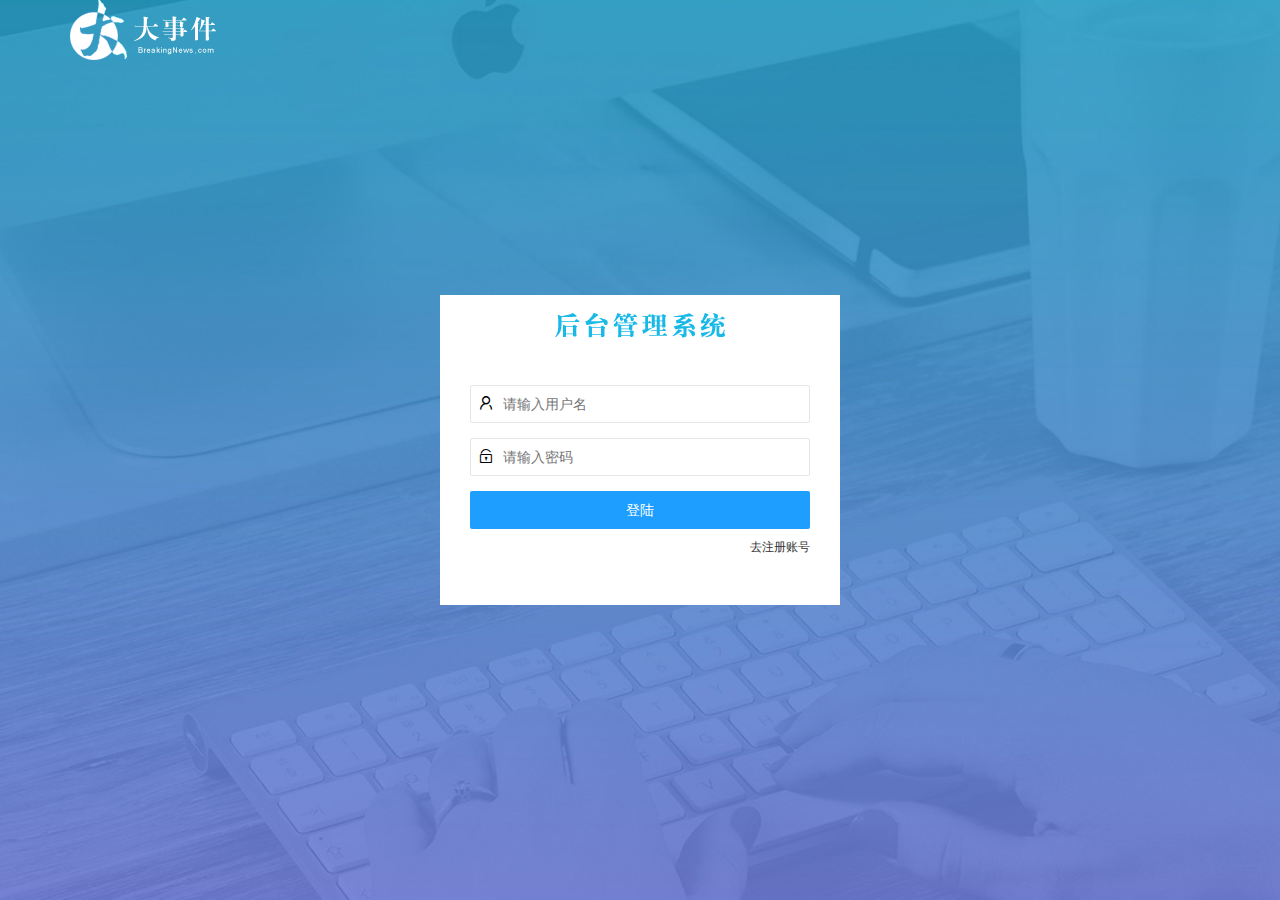
<file: login.html>
<!DOCTYPE html>
<html lang="en">
<head>
    <meta charset="UTF-8">
    <title>Title</title>
    <link rel="stylesheet" href="./assets/css/login.css" type="text/css">
    <link rel="stylesheet" href="./assets/lib/layui/css/layui.css" type="text/css">
</head>
<body>

<!--头部的logo区域-->
<div class="layui-main">
    <img src="./assets/images/logo.png" alt="">
</div>
<!--end 头部logo区域-->

<!--登陆注册区域-->
<div class="loginBox">
    <!--    顶部图片-->
    <div class="login_top"></div>
    <!--    登陆的div-->
    <div class="login-box">
        <form class="layui-form" id="login-form">
            <!--            用户账号输入框-->
            <div class="layui-form-item">
                <i class="layui-icon layui-icon-username"></i>
                <input type="text" name="username" required lay-verify="required" placeholder="请输入用户名"
                       autocomplete="off" class="layui-input">
            </div>
            <!--            用户密码输入框-->
            <div class="layui-form-item">
                <i class="layui-icon layui-icon-password"></i>
                <input type="password" name="password" required lay-verify="required|pwd" placeholder="请输入密码"
                       autocomplete="off" class="layui-input">
            </div>
            <!--            登陆按钮-->
            <button class="layui-btn layui-bg-blue layui-btn-fluid" lay-submit>登陆</button>
        </form>
        <div class="layui-form-item">
            <a href="javascript:;" id="link_reg">去注册账号</a>
        </div>
    </div>
    <!--    注册的div-->
    <div class="reg-box">
        <form class="layui-form" id="reg-form">
            <!--            用户账号输入框-->
            <div class="layui-form-item">
                <i class="layui-icon layui-icon-username"></i>
                <input type="text" name="username" required lay-verify="required" placeholder="请输入用户名"
                       autocomplete="off" class="layui-input">
            </div>
            <!--            用户密码输入框-->
            <div class="layui-form-item">
                <i class="layui-icon layui-icon-password"></i>
                <input type="text" name="password" required lay-verify="required|pwd" placeholder="请输入密码"
                       autocomplete="off" class="layui-input">
            </div>
            <!--                        用户确认密码输入框-->
            <div class="layui-form-item">
                <i class="layui-icon layui-icon-password"></i>
                <input type="text" name="repassword" required lay-verify="required|pwd|repwd" placeholder="请确认密码"
                       autocomplete="off" class="layui-input">
            </div>
            <!--            提交按钮-->
            <button class="layui-btn layui-bg-blue layui-btn-fluid" lay-submit>注册</button>
        </form>
        <div class="layui-form-item">
            <a href="javascript:;" id="link_login">去登陆账号</a>
        </div>
    </div>
</div>

<!--导入layui的js文件-->
<script SRC="./assets/lib/layui/layui.all.js"></script>
<!--引入jQuery-->
<script src="./assets/lib/jquery.js"></script>
<!--引入地址根目录配置-->
<script src="./assets/js/base.js"></script>
<!--引入页面样式-->
<script src="./assets/js/login.js"></script>
</body>
</html>
</file>
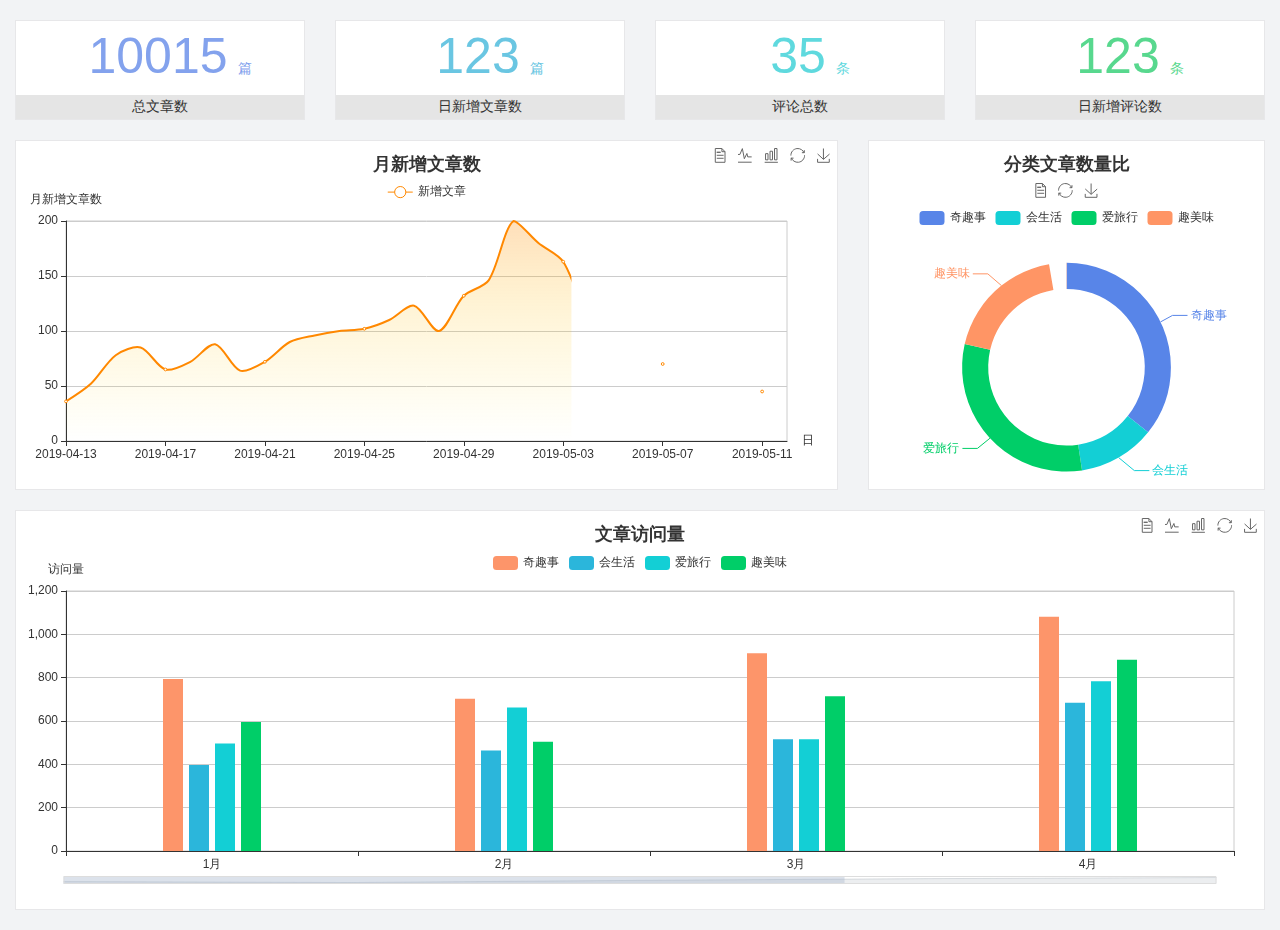
<file: home/dashboard.html>
<!DOCTYPE html>
<html lang="en">

<head>
  <meta charset="UTF-8">
  <meta name="viewport" content="width=device-width, initial-scale=1.0">
  <meta http-equiv="X-UA-Compatible" content="ie=edge">
  <title>图表统计</title>
  <link rel="stylesheet" href="../assets/lib/bootstrap.css" />
  <link rel="stylesheet" href="../assets/lib/main.css" />
  <script src="../assets/lib/jquery.js"></script>
  <script type="text/javascript" src="../assets/lib/echarts.min.js"></script>
</head>

<body>
  <div class="container-fluid">
    <div class="row spannel_list">
      <div class="col-sm-3 col-xs-6">
        <div class="spannel">
          <em>10015</em><span>篇</span>
          <b>总文章数</b>
        </div>
      </div>
      <div class="col-sm-3 col-xs-6">
        <div class="spannel scolor01">
          <em>123</em><span>篇</span>
          <b>日新增文章数</b>
        </div>
      </div>
      <div class="col-sm-3 col-xs-6">
        <div class="spannel scolor02">
          <em>35</em><span>条</span>
          <b>评论总数</b>
        </div>
      </div>
      <div class="col-sm-3 col-xs-6">
        <div class="spannel scolor03">
          <em>123</em><span>条</span>
          <b>日新增评论数</b>
        </div>
      </div>
    </div>
  </div>

  <div class="container-fluid">
    <div class="row curve-pie">
      <div class="col-lg-8 col-md-8">
        <div class="gragh_pannel" id="curve_show"></div>
      </div>
      <div class="col-lg-4 col-md-4">
        <div class="gragh_pannel" id="pie_show"></div>
      </div>
    </div>
  </div>

  <div class="container-fluid">
    <div class="column_pannel" id="column_show"></div>
  </div>

  <script>
    var oChart = echarts.init(document.getElementById('curve_show'));
    var aList_all = [
      { 'count': 36, 'date': '2019-04-13' },
      { 'count': 52, 'date': '2019-04-14' },
      { 'count': 78, 'date': '2019-04-15' },
      { 'count': 85, 'date': '2019-04-16' },
      { 'count': 65, 'date': '2019-04-17' },
      { 'count': 72, 'date': '2019-04-18' },
      { 'count': 88, 'date': '2019-04-19' },
      { 'count': 64, 'date': '2019-04-20' },
      { 'count': 72, 'date': '2019-04-21' },
      { 'count': 90, 'date': '2019-04-22' },
      { 'count': 96, 'date': '2019-04-23' },
      { 'count': 100, 'date': '2019-04-24' },
      { 'count': 102, 'date': '2019-04-25' },
      { 'count': 110, 'date': '2019-04-26' },
      { 'count': 123, 'date': '2019-04-27' },
      { 'count': 100, 'date': '2019-04-28' },
      { 'count': 132, 'date': '2019-04-29' },
      { 'count': 146, 'date': '2019-04-30' },
      { 'count': 200, 'date': '2019-05-01' },
      { 'count': 180, 'date': '2019-05-02' },
      { 'count': 163, 'date': '2019-05-03' },
      { 'count': 110, 'date': '2019-05-04' },
      { 'count': 80, 'date': '2019-05-05' },
      { 'count': 82, 'date': '2019-05-06' },
      { 'count': 70, 'date': '2019-05-07' },
      { 'count': 65, 'date': '2019-05-08' },
      { 'count': 54, 'date': '2019-05-09' },
      { 'count': 40, 'date': '2019-05-10' },
      { 'count': 45, 'date': '2019-05-11' },
      { 'count': 38, 'date': '2019-05-12' },
    ];

    let aCount = [];
    let aDate = [];

    for (var i = 0; i < aList_all.length; i++) {
      aCount.push(aList_all[i].count);
      aDate.push(aList_all[i].date);
    }

    var chartopt = {
      title: {
        text: '月新增文章数',
        left: 'center',
        top: '10'
      },
      tooltip: {
        trigger: 'axis'
      },
      legend: {
        data: ['新增文章'],
        top: '40'
      },
      toolbox: {
        show: true,
        feature: {
          mark: { show: true },
          dataView: { show: true, readOnly: false },
          magicType: { show: true, type: ['line', 'bar'] },
          restore: { show: true },
          saveAsImage: { show: true }
        }
      },
      calculable: true,
      xAxis: [
        {
          name: '日',
          type: 'category',
          boundaryGap: false,
          data: aDate
        }
      ],
      yAxis: [
        {
          name: '月新增文章数',
          type: 'value'
        }
      ],
      series: [
        {
          name: '新增文章',
          type: 'line',
          smooth: true,
          itemStyle: { normal: { areaStyle: { type: 'default' }, color: '#f80' }, lineStyle: { color: '#f80' } },
          data: aCount
        }],
      areaStyle: {
        normal: {
          color: new echarts.graphic.LinearGradient(0, 0, 0, 1, [{
            offset: 0,
            color: 'rgba(255,136,0,0.39)'
          }, {
            offset: .34,
            color: 'rgba(255,180,0,0.25)'
          }, {
            offset: 1,
            color: 'rgba(255,222,0,0.00)'
          }])

        }
      },
      grid: {
        show: true,
        x: 50,
        x2: 50,
        y: 80,
        height: 220
      }
    };

    oChart.setOption(chartopt);


    var oPie = echarts.init(document.getElementById('pie_show'));
    var oPieopt =
    {
      title: {
        top: 10,
        text: '分类文章数量比',
        x: 'center'
      },
      tooltip: {
        trigger: 'item',
        formatter: "{a} <br/>{b} : {c} ({d}%)"
      },
      color: ['#5885e8', '#13cfd5', '#00ce68', '#ff9565'],
      legend: {
        x: 'center',
        top: 65,
        data: ['奇趣事', '会生活', '爱旅行', '趣美味']
      },
      toolbox: {
        show: true,
        x: 'center',
        top: 35,
        feature: {
          mark: { show: true },
          dataView: { show: true, readOnly: false },
          magicType: {
            show: true,
            type: ['pie', 'funnel'],
            option: {
              funnel: {
                x: '25%',
                width: '50%',
                funnelAlign: 'left',
                max: 1548
              }
            }
          },
          restore: { show: true },
          saveAsImage: { show: true }
        }
      },
      calculable: true,
      series: [
        {
          name: '访问来源',
          type: 'pie',
          radius: ['45%', '60%'],
          center: ['50%', '65%'],
          data: [
            { value: 300, name: '奇趣事' },
            { value: 100, name: '会生活' },
            { value: 260, name: '爱旅行' },
            { value: 180, name: '趣美味' }
          ]
        }
      ]
    };
    oPie.setOption(oPieopt);



    var oColumn = this.echarts.init(document.getElementById('column_show'));
    var oColumnopt =
    {
      title: {
        text: '文章访问量',
        left: 'center',
        top: '10'
      },
      tooltip: {
        trigger: 'axis'
      },
      legend: {
        data: ['奇趣事', '会生活', '爱旅行', '趣美味'],
        top: '40'
      },
      toolbox: {
        show: true,
        feature: {
          mark: { show: true },
          dataView: { show: true, readOnly: false },
          magicType: { show: true, type: ['line', 'bar'] },
          restore: { show: true },
          saveAsImage: { show: true }
        }
      },
      calculable: true,
      xAxis: [
        {
          type: 'category',
          data: ['1月', '2月', '3月', '4月', '5月']
        }
      ],
      yAxis: [
        {
          name: '访问量',
          type: 'value'
        }
      ],
      series: [
        {
          name: '奇趣事',
          type: 'bar',
          barWidth: 20,
          itemStyle: {
            normal: { areaStyle: { type: 'default' }, color: '#fd956a' }
          },
          data: [800, 708, 920, 1090, 1200]
        },
        {
          name: '会生活',
          type: 'bar',
          barWidth: 20,
          itemStyle: {
            normal: { areaStyle: { type: 'default' }, color: '#2bb6db' }
          },
          data: [400, 468, 520, 690, 800]
        },
        {
          name: '爱旅行',
          type: 'bar',
          barWidth: 20,
          itemStyle: {
            normal: { areaStyle: { type: 'default' }, color: '#13cfd5' }
          },
          data: [500, 668, 520, 790, 900]
        },
        {
          name: '趣美味',
          type: 'bar',
          barWidth: 20,
          itemStyle: {
            normal: { areaStyle: { type: 'default' }, color: '#00ce68' }
          },
          data: [600, 508, 720, 890, 1000]
        }
      ],
      grid: {
        show: true,
        x: 50,
        x2: 30,
        y: 80,
        height: 260
      },
      dataZoom: [//给x轴设置滚动条
        {
          start: 0,//默认为0
          end: 100 - 1000 / 31,//默认为100
          type: 'slider',
          show: true,
          xAxisIndex: [0],
          handleSize: 0,//滑动条的 左右2个滑动条的大小
          height: 8,//组件高度
          left: 45, //左边的距离
          right: 50,//右边的距离
          bottom: 26,//右边的距离
          handleColor: '#ddd',//h滑动图标的颜色
          handleStyle: {
            borderColor: "#cacaca",
            borderWidth: "1",
            shadowBlur: 2,
            background: "#ddd",
            shadowColor: "#ddd",
          }
        }]
    };
    oColumn.setOption(oColumnopt);
  </script>
</body>

</html>
</file>
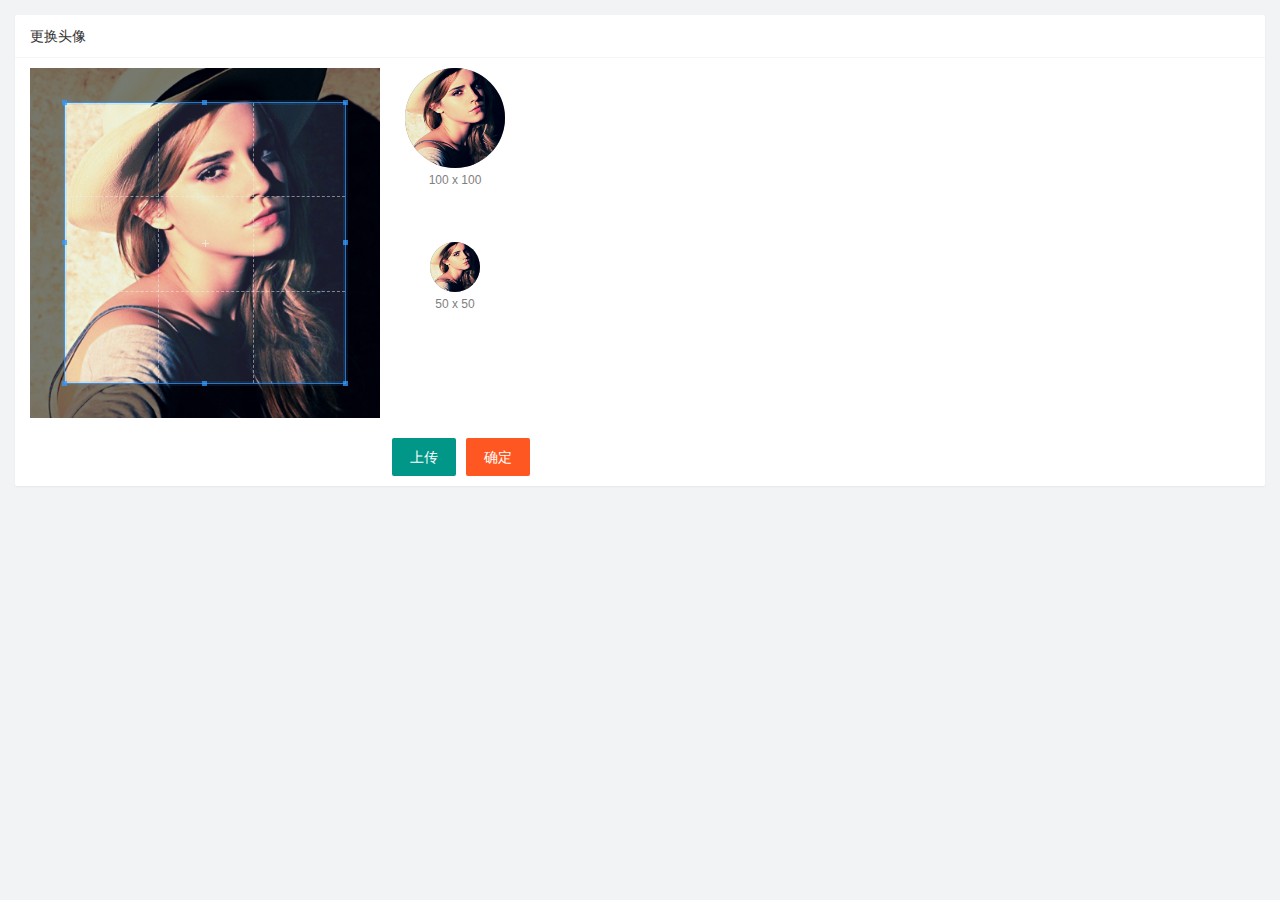
<file: user/userAvatar.html>
<!DOCTYPE html>
<html lang="en">
<head>
    <meta charset="UTF-8">
    <title>Title</title>
    <!--    引入layui.css样式-->
    <link rel="stylesheet" href="../assets/lib/layui/css/layui.css">
    <!--    引入cropper样式-->
    <link rel="stylesheet" href="../assets/lib/cropper/cropper.css">
    <!--    引入本页样式-->
    <link rel="stylesheet" href="../assets/css/userinfo/userAvatar.css">
</head>
<body>
<div class="layui-card">
    <div class="layui-card-header">更换头像</div>
    <div class="layui-card-body">
        <!-- 第一行的图片裁剪和预览区域 -->
        <div class="row1">
            <!-- 图片裁剪区域 -->
            <div class="cropper-box">
                <!-- 这个 img 标签很重要，将来会把它初始化为裁剪区域 -->
                <img id="image" src="../assets/images/sample.jpg" />
            </div>
            <!-- 图片的预览区域 -->
            <div class="preview-box">
                <div>
                    <!-- 宽高为 100px 的预览区域 -->
                    <div class="img-preview w100"></div>
                    <p class="size">100 x 100</p>
                </div>
                <div>
                    <!-- 宽高为 50px 的预览区域 -->
                    <div class="img-preview w50"></div>
                    <p class="size">50 x 50</p>
                </div>
            </div>
        </div>

        <!-- 第二行的按钮区域 -->
        <div class="row2">
            <input type="file" id="avatar" accept="image/png,image/jpeg">
            <button type="button" class="layui-btn" id="uploading">上传</button>
            <button type="button" class="layui-btn layui-btn-danger" id="sure">确定</button>
        </div>
    </div>
</div>

<script src="../assets/lib/layui/layui.all.js"></script>
<script src="../assets/lib/jquery.js"></script>
<!--裁剪区样式-->
<script src="../assets/lib/cropper/Cropper.js"></script>
<script src="../assets/lib/cropper/jquery-cropper.js"></script>
<!--引入本页样式-->
<script src="../assets/js/base.js"></script>
<script src="../assets/js/user/userAvatar.js"></script>
</body>
</html>
</file>
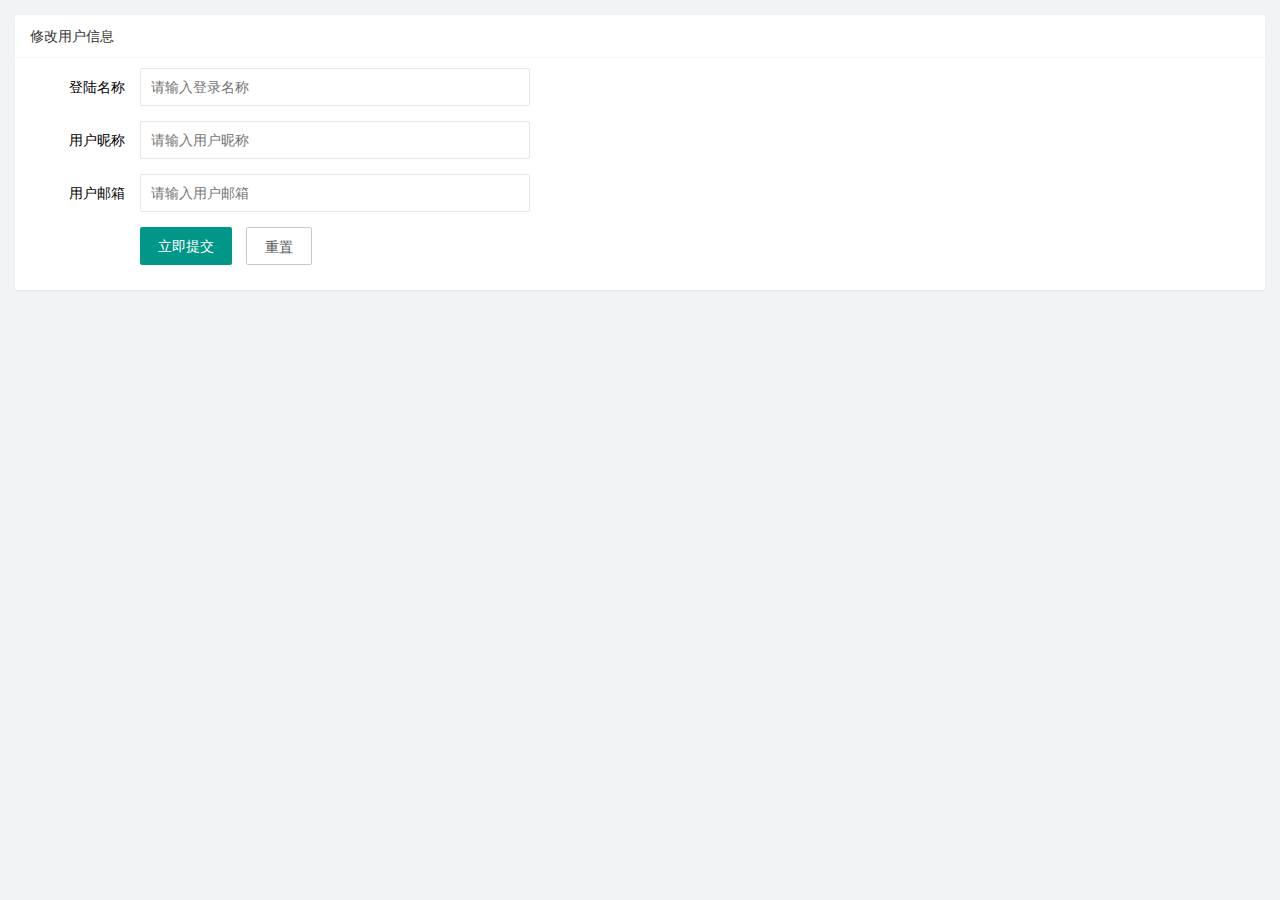
<file: user/userinfo.html>
<!DOCTYPE html>
<html lang="en">
<head>
    <meta charset="UTF-8">
    <title>Title</title>
    <!--    引入layui-->
    <link rel="stylesheet" href="../assets/lib/layui/css/layui.css">
    <!--    引入本页样式-->
    <link rel="stylesheet" href="../assets/css/userinfo/userinfo.css">
</head>
<body>
<div class="layui-card">
    <div class="layui-card-header">修改用户信息</div>
    <div class="layui-card-body">
        <form class="layui-form" lay-filter="userForm">
            <input type="hidden" name="id" value="">
            <div class="layui-form-item">
                <label class="layui-form-label">登陆名称</label>
                <div class="layui-input-block">
                    <input type="text" name="username" required  lay-verify="required" placeholder="请输入登录名称" autocomplete="off" class="layui-input" value="" readonly>
                </div>
            </div>
            <div class="layui-form-item">
                <label class="layui-form-label">用户昵称</label>
                <div class="layui-input-block">
                    <input type="text" name="nickname" required  lay-verify="required|userInfo" placeholder="请输入用户昵称" autocomplete="off" class="layui-input">
                </div>
            </div>
            <div class="layui-form-item">
                <label class="layui-form-label">用户邮箱</label>
                <div class="layui-input-block">
                    <input type="text" name="email" required  lay-verify="required|email" placeholder="请输入用户邮箱" autocomplete="off" class="layui-input">
                </div>
            </div>
            <div class="layui-form-item">
                <div class="layui-input-block">
                    <button class="layui-btn" lay-submit lay-filter="formDemo">立即提交</button>
                    <button type="reset" id="reset" class="layui-btn layui-btn-primary">重置</button>
                </div>
            </div>
        </form>
    </div>
</div>

<!--引入layui-->
<script src="../assets/lib/layui/layui.all.js"></script>
<!--引入jQuery-->
<script src="../assets/lib/jquery.js"></script>
<!--引入base-->
<script src="../assets/js/base.js"></script>
<!--引入本页js-->
<script src="../assets/js/user/userinfo.js"></script>
</body>
</html>
</file>
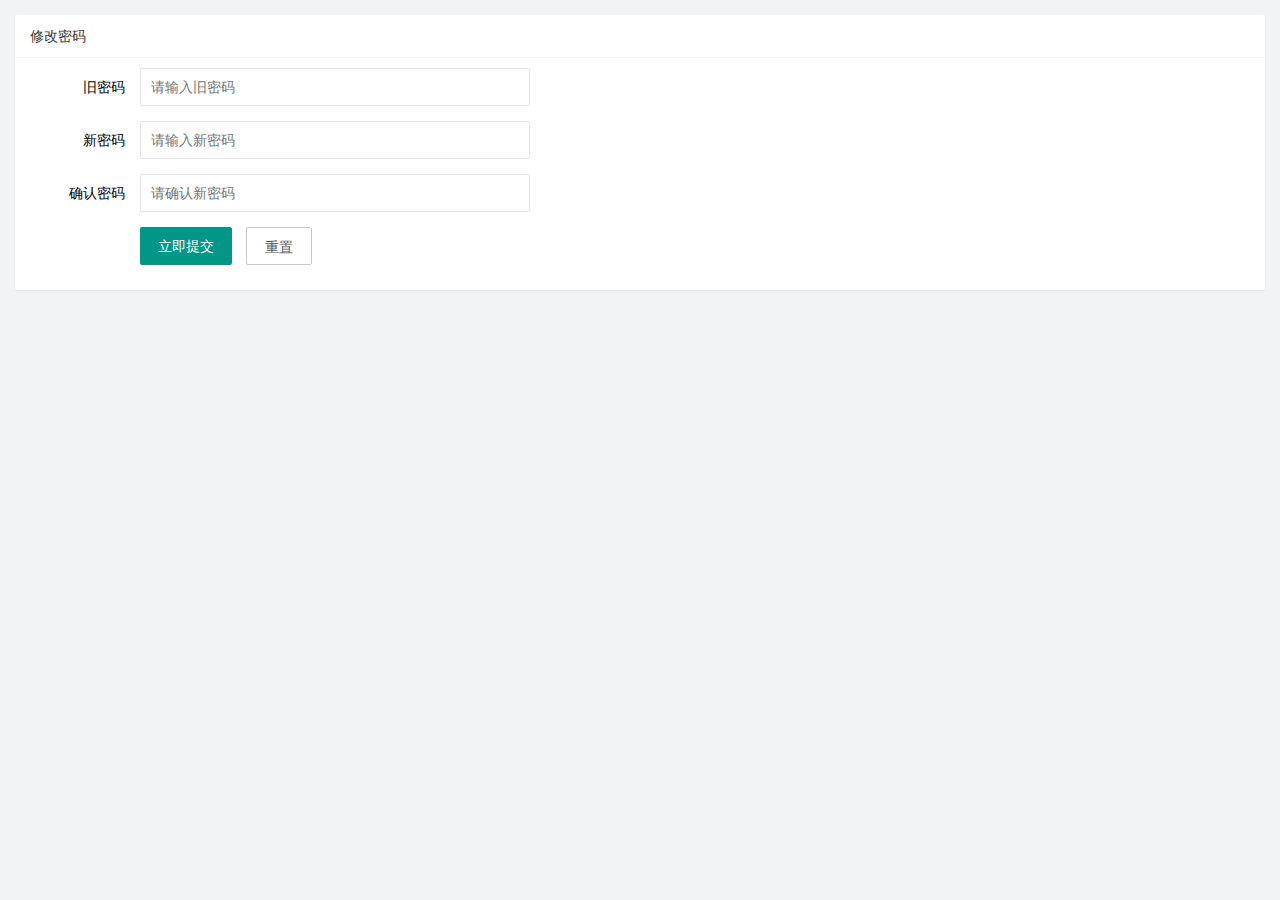
<file: user/userPwd.html>
<!DOCTYPE html>
<html lang="en">
<head>
    <meta charset="UTF-8">
    <title>Title</title>
    <!--    引入layui-->
    <link rel="stylesheet" href="../assets/lib/layui/css/layui.css">
    <!--    引入本页样式-->
    <link rel="stylesheet" href="../assets/css/userinfo/userPwd.css">
</head>
<body>
<div class="layui-card">
    <div class="layui-card-header">修改密码</div>
    <div class="layui-card-body">
        <form class="layui-form" id="pwdForm" lay-filter="userForm">
            <div class="layui-form-item">
                <label class="layui-form-label">旧密码</label>
                <div class="layui-input-block">
                    <input type="password" name="oldPwd" required  lay-verify="required|pass" placeholder="请输入旧密码" autocomplete="off" class="layui-input" value="">
                </div>
            </div>
            <div class="layui-form-item">
                <label class="layui-form-label">新密码</label>
                <div class="layui-input-block">
                    <input type="password" name="newPwd" required  lay-verify="required|newPwd|pass" placeholder="请输入新密码" autocomplete="off" class="layui-input">
                </div>
            </div>
            <div class="layui-form-item">
                <label class="layui-form-label">确认密码</label>
                <div class="layui-input-block">
                    <input type="password" name="rePwd" required  lay-verify="required|rePwd|pass" placeholder="请确认新密码" autocomplete="off" class="layui-input">
                </div>
            </div>
            <div class="layui-form-item">
                <div class="layui-input-block">
                    <button class="layui-btn" lay-submit lay-filter="formDemo">立即提交</button>
                    <button type="reset" class="layui-btn layui-btn-primary">重置</button>
                </div>
            </div>
        </form>
    </div>
</div>

<!--引入layui-->
<script src="../assets/lib/layui/layui.all.js"></script>
<!--引入jQuery-->
<script src="../assets/lib/jquery.js"></script>
<!--引入base-->
<script src="../assets/js/base.js"></script>
<!--引入本页js-->
<script src="../assets/js/user/userPwd.js"></script>
</body>
</html>
</file>
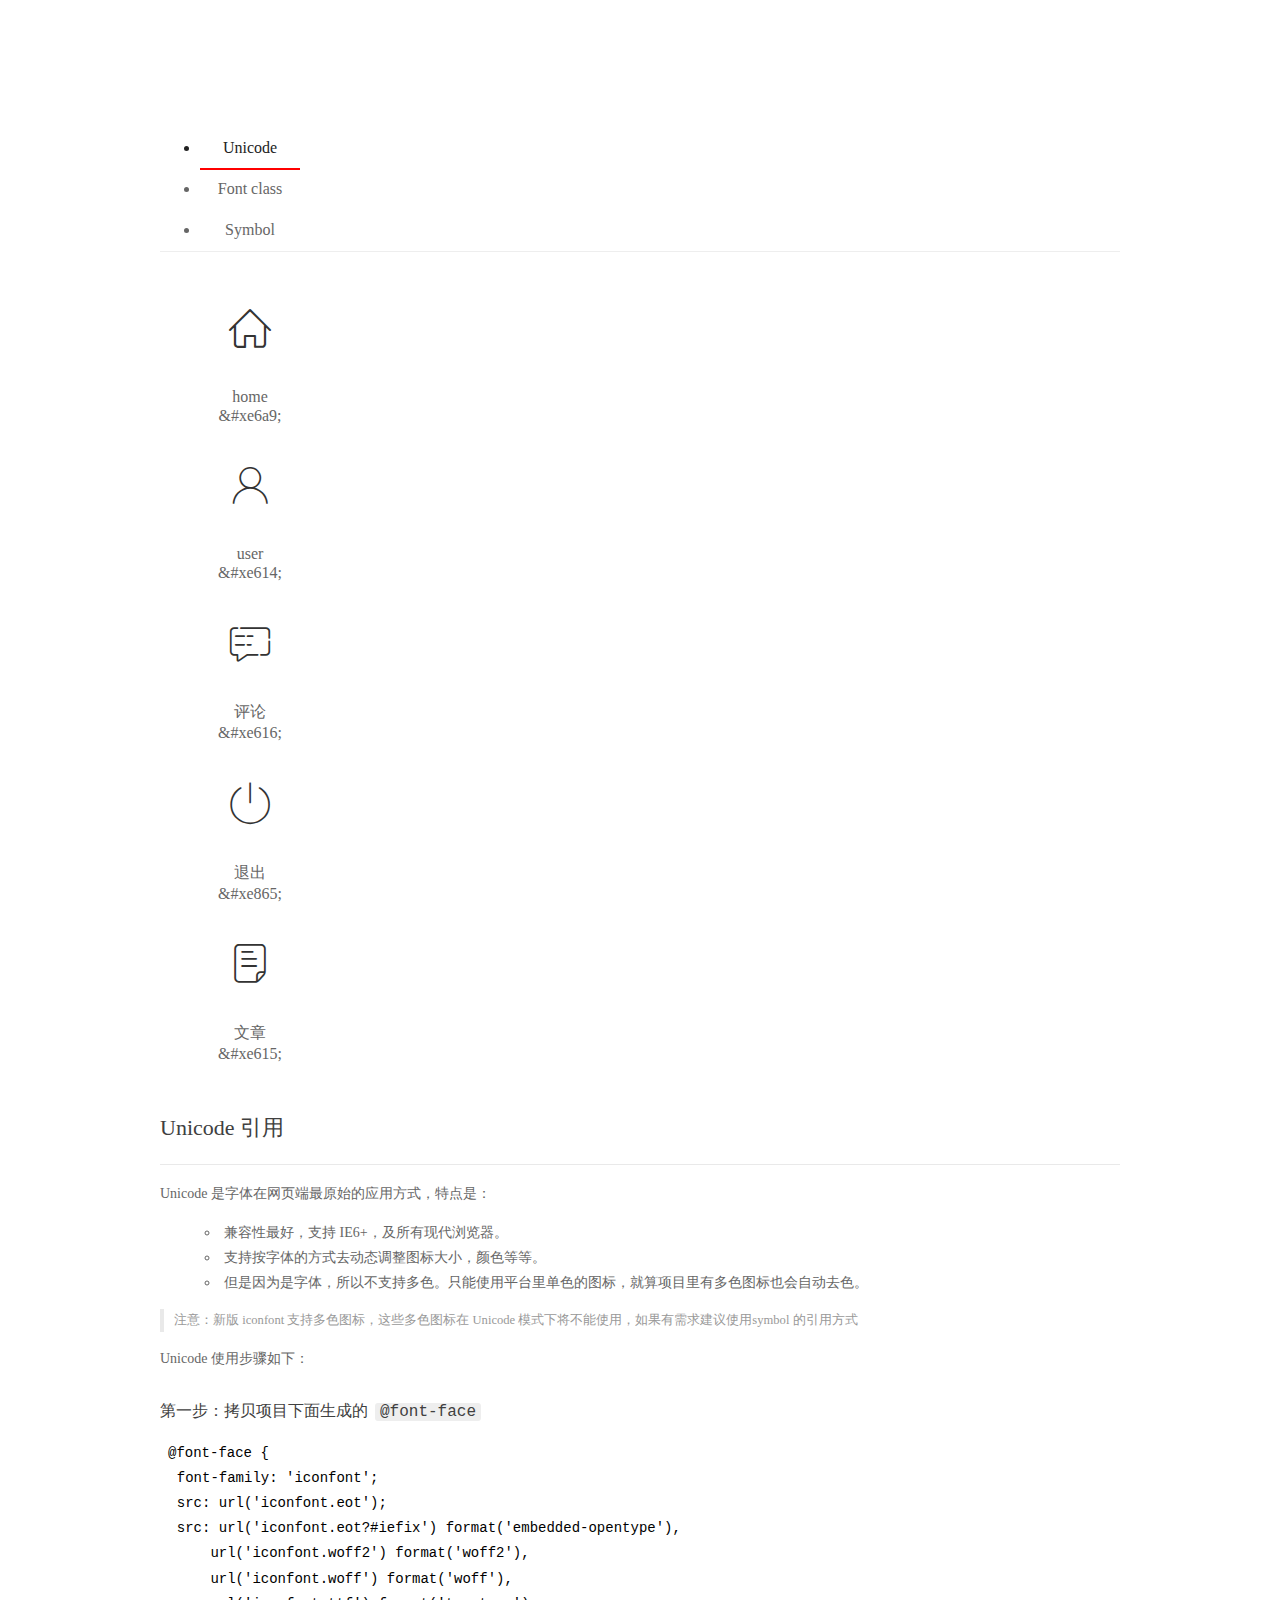
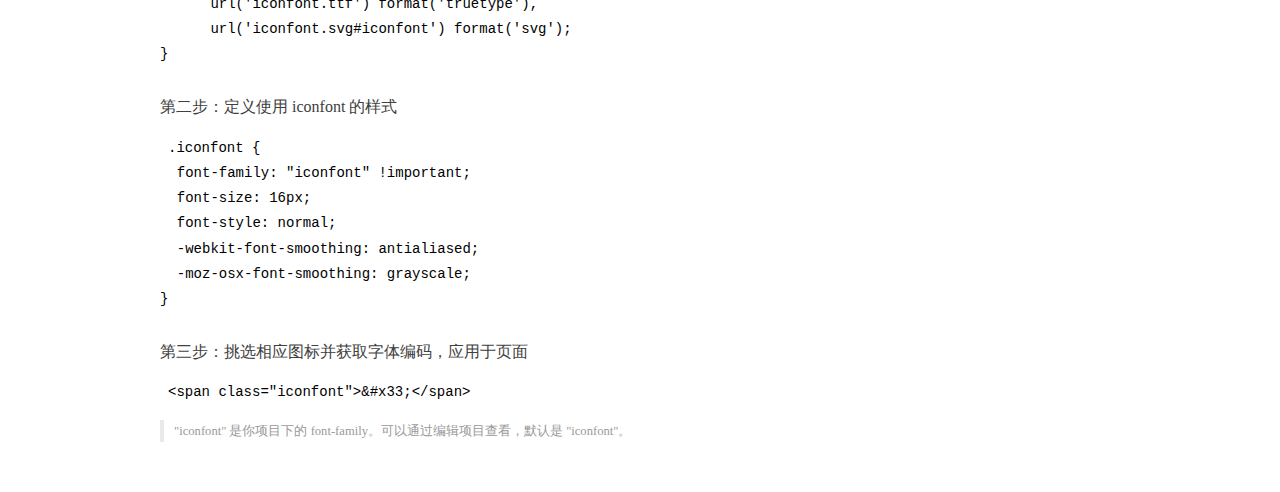
<file: assets/fonts/demo_index.html>
<!DOCTYPE html>
<html>
<head>
  <meta charset="utf-8"/>
  <title>IconFont Demo</title>
  <link rel="shortcut icon" href="https://gtms04.alicdn.com/tps/i4/TB1_oz6GVXXXXaFXpXXJDFnIXXX-64-64.ico" type="image/x-icon"/>
  <link rel="stylesheet" href="https://g.alicdn.com/thx/cube/1.3.2/cube.min.css">
  <link rel="stylesheet" href="demo.css">
  <link rel="stylesheet" href="iconfont.css">
  <script src="iconfont.js"></script>
  <!-- jQuery -->
  <script src="https://a1.alicdn.com/oss/uploads/2018/12/26/7bfddb60-08e8-11e9-9b04-53e73bb6408b.js"></script>
  <!-- 代码高亮 -->
  <script src="https://a1.alicdn.com/oss/uploads/2018/12/26/a3f714d0-08e6-11e9-8a15-ebf944d7534c.js"></script>
</head>
<body>
  <div class="main">
    <h1 class="logo"><a href="https://www.iconfont.cn/" title="iconfont 首页" target="_blank">&#xe86b;</a></h1>
    <div class="nav-tabs">
      <ul id="tabs" class="dib-box">
        <li class="dib active"><span>Unicode</span></li>
        <li class="dib"><span>Font class</span></li>
        <li class="dib"><span>Symbol</span></li>
      </ul>
      
    </div>
    <div class="tab-container">
      <div class="content unicode" style="display: block;">
          <ul class="icon_lists dib-box">
          
            <li class="dib">
              <span class="icon iconfont">&#xe6a9;</span>
                <div class="name">home</div>
                <div class="code-name">&amp;#xe6a9;</div>
              </li>
          
            <li class="dib">
              <span class="icon iconfont">&#xe614;</span>
                <div class="name">user</div>
                <div class="code-name">&amp;#xe614;</div>
              </li>
          
            <li class="dib">
              <span class="icon iconfont">&#xe616;</span>
                <div class="name">评论</div>
                <div class="code-name">&amp;#xe616;</div>
              </li>
          
            <li class="dib">
              <span class="icon iconfont">&#xe865;</span>
                <div class="name">退出</div>
                <div class="code-name">&amp;#xe865;</div>
              </li>
          
            <li class="dib">
              <span class="icon iconfont">&#xe615;</span>
                <div class="name">文章</div>
                <div class="code-name">&amp;#xe615;</div>
              </li>
          
          </ul>
          <div class="article markdown">
          <h2 id="unicode-">Unicode 引用</h2>
          <hr>

          <p>Unicode 是字体在网页端最原始的应用方式，特点是：</p>
          <ul>
            <li>兼容性最好，支持 IE6+，及所有现代浏览器。</li>
            <li>支持按字体的方式去动态调整图标大小，颜色等等。</li>
            <li>但是因为是字体，所以不支持多色。只能使用平台里单色的图标，就算项目里有多色图标也会自动去色。</li>
          </ul>
          <blockquote>
            <p>注意：新版 iconfont 支持多色图标，这些多色图标在 Unicode 模式下将不能使用，如果有需求建议使用symbol 的引用方式</p>
          </blockquote>
          <p>Unicode 使用步骤如下：</p>
          <h3 id="-font-face">第一步：拷贝项目下面生成的 <code>@font-face</code></h3>
<pre><code class="language-css"
>@font-face {
  font-family: 'iconfont';
  src: url('iconfont.eot');
  src: url('iconfont.eot?#iefix') format('embedded-opentype'),
      url('iconfont.woff2') format('woff2'),
      url('iconfont.woff') format('woff'),
      url('iconfont.ttf') format('truetype'),
      url('iconfont.svg#iconfont') format('svg');
}
</code></pre>
          <h3 id="-iconfont-">第二步：定义使用 iconfont 的样式</h3>
<pre><code class="language-css"
>.iconfont {
  font-family: "iconfont" !important;
  font-size: 16px;
  font-style: normal;
  -webkit-font-smoothing: antialiased;
  -moz-osx-font-smoothing: grayscale;
}
</code></pre>
          <h3 id="-">第三步：挑选相应图标并获取字体编码，应用于页面</h3>
<pre>
<code class="language-html"
>&lt;span class="iconfont"&gt;&amp;#x33;&lt;/span&gt;
</code></pre>
          <blockquote>
            <p>"iconfont" 是你项目下的 font-family。可以通过编辑项目查看，默认是 "iconfont"。</p>
          </blockquote>
          </div>
      </div>
      <div class="content font-class">
        <ul class="icon_lists dib-box">
          
          <li class="dib">
            <span class="icon iconfont icon-home"></span>
            <div class="name">
              home
            </div>
            <div class="code-name">.icon-home
            </div>
          </li>
          
          <li class="dib">
            <span class="icon iconfont icon-user"></span>
            <div class="name">
              user
            </div>
            <div class="code-name">.icon-user
            </div>
          </li>
          
          <li class="dib">
            <span class="icon iconfont icon-pinglun"></span>
            <div class="name">
              评论
            </div>
            <div class="code-name">.icon-pinglun
            </div>
          </li>
          
          <li class="dib">
            <span class="icon iconfont icon-tuichu"></span>
            <div class="name">
              退出
            </div>
            <div class="code-name">.icon-tuichu
            </div>
          </li>
          
          <li class="dib">
            <span class="icon iconfont icon-16"></span>
            <div class="name">
              文章
            </div>
            <div class="code-name">.icon-16
            </div>
          </li>
          
        </ul>
        <div class="article markdown">
        <h2 id="font-class-">font-class 引用</h2>
        <hr>

        <p>font-class 是 Unicode 使用方式的一种变种，主要是解决 Unicode 书写不直观，语意不明确的问题。</p>
        <p>与 Unicode 使用方式相比，具有如下特点：</p>
        <ul>
          <li>兼容性良好，支持 IE8+，及所有现代浏览器。</li>
          <li>相比于 Unicode 语意明确，书写更直观。可以很容易分辨这个 icon 是什么。</li>
          <li>因为使用 class 来定义图标，所以当要替换图标时，只需要修改 class 里面的 Unicode 引用。</li>
          <li>不过因为本质上还是使用的字体，所以多色图标还是不支持的。</li>
        </ul>
        <p>使用步骤如下：</p>
        <h3 id="-fontclass-">第一步：引入项目下面生成的 fontclass 代码：</h3>
<pre><code class="language-html">&lt;link rel="stylesheet" href="./iconfont.css"&gt;
</code></pre>
        <h3 id="-">第二步：挑选相应图标并获取类名，应用于页面：</h3>
<pre><code class="language-html">&lt;span class="iconfont icon-xxx"&gt;&lt;/span&gt;
</code></pre>
        <blockquote>
          <p>"
            iconfont" 是你项目下的 font-family。可以通过编辑项目查看，默认是 "iconfont"。</p>
        </blockquote>
      </div>
      </div>
      <div class="content symbol">
          <ul class="icon_lists dib-box">
          
            <li class="dib">
                <svg class="icon svg-icon" aria-hidden="true">
                  <use xlink:href="#icon-home"></use>
                </svg>
                <div class="name">home</div>
                <div class="code-name">#icon-home</div>
            </li>
          
            <li class="dib">
                <svg class="icon svg-icon" aria-hidden="true">
                  <use xlink:href="#icon-user"></use>
                </svg>
                <div class="name">user</div>
                <div class="code-name">#icon-user</div>
            </li>
          
            <li class="dib">
                <svg class="icon svg-icon" aria-hidden="true">
                  <use xlink:href="#icon-pinglun"></use>
                </svg>
                <div class="name">评论</div>
                <div class="code-name">#icon-pinglun</div>
            </li>
          
            <li class="dib">
                <svg class="icon svg-icon" aria-hidden="true">
                  <use xlink:href="#icon-tuichu"></use>
                </svg>
                <div class="name">退出</div>
                <div class="code-name">#icon-tuichu</div>
            </li>
          
            <li class="dib">
                <svg class="icon svg-icon" aria-hidden="true">
                  <use xlink:href="#icon-16"></use>
                </svg>
                <div class="name">文章</div>
                <div class="code-name">#icon-16</div>
            </li>
          
          </ul>
          <div class="article markdown">
          <h2 id="symbol-">Symbol 引用</h2>
          <hr>

          <p>这是一种全新的使用方式，应该说这才是未来的主流，也是平台目前推荐的用法。相关介绍可以参考这篇<a href="">文章</a>
            这种用法其实是做了一个 SVG 的集合，与另外两种相比具有如下特点：</p>
          <ul>
            <li>支持多色图标了，不再受单色限制。</li>
            <li>通过一些技巧，支持像字体那样，通过 <code>font-size</code>, <code>color</code> 来调整样式。</li>
            <li>兼容性较差，支持 IE9+，及现代浏览器。</li>
            <li>浏览器渲染 SVG 的性能一般，还不如 png。</li>
          </ul>
          <p>使用步骤如下：</p>
          <h3 id="-symbol-">第一步：引入项目下面生成的 symbol 代码：</h3>
<pre><code class="language-html">&lt;script src="./iconfont.js"&gt;&lt;/script&gt;
</code></pre>
          <h3 id="-css-">第二步：加入通用 CSS 代码（引入一次就行）：</h3>
<pre><code class="language-html">&lt;style&gt;
.icon {
  width: 1em;
  height: 1em;
  vertical-align: -0.15em;
  fill: currentColor;
  overflow: hidden;
}
&lt;/style&gt;
</code></pre>
          <h3 id="-">第三步：挑选相应图标并获取类名，应用于页面：</h3>
<pre><code class="language-html">&lt;svg class="icon" aria-hidden="true"&gt;
  &lt;use xlink:href="#icon-xxx"&gt;&lt;/use&gt;
&lt;/svg&gt;
</code></pre>
          </div>
      </div>

    </div>
  </div>
  <script>
  $(document).ready(function () {
      $('.tab-container .content:first').show()

      $('#tabs li').click(function (e) {
        var tabContent = $('.tab-container .content')
        var index = $(this).index()

        if ($(this).hasClass('active')) {
          return
        } else {
          $('#tabs li').removeClass('active')
          $(this).addClass('active')

          tabContent.hide().eq(index).fadeIn()
        }
      })
    })
  </script>
</body>
</html>
</file>
<file: assets/css/login.css>
html,
body {
    padding: 0;
    margin-top: 0;
    height: 100%;
    width: 100%;
    /*设置背景图片  不平铺  处于中心*/
    background: url("../images/login_bg.jpg") no-repeat center;
    /*背景图片为浏览器大小*/
    background-size: cover;
}

.loginBox {
    width: 400px;
    height: 310px;
    background-color: #FFFFFF;
    position: absolute;
    top: 50%;
    left: 50%;
    transform: translate(-50%, -50%);
}

.login_top {
    height: 60px;
    background: url("../images/login_title.png") no-repeat center;
}

.reg-box {
    display: none;
}

.login-box {
    padding: 0 30px;
    margin-top: 30px;
}

.reg-box {
    padding: 0 30px;
}

.layui-form-item {
    position: relative;
}

.layui-form-item:last-child {
    display: flex;
    justify-content: flex-end;
    margin-top: 10px;
}

#link_reg {
    font-size: 12px;
}

.layui-icon {
    position: absolute;
    top: 10px;
    left: 8px;
}

.layui-input {
    padding-left: 32px !important;
}
</file>
<file: assets/lib/layui/css/layui.css>
/** layui-v2.5.5 MIT License By https://www.layui.com */
 .layui-inline,img{display:inline-block;vertical-align:middle}h1,h2,h3,h4,h5,h6{font-weight:400}.layui-edge,.layui-header,.layui-inline,.layui-main{position:relative}.layui-body,.layui-edge,.layui-elip{overflow:hidden}.layui-btn,.layui-edge,.layui-inline,img{vertical-align:middle}.layui-btn,.layui-disabled,.layui-icon,.layui-unselect{-moz-user-select:none;-webkit-user-select:none;-ms-user-select:none}.layui-elip,.layui-form-checkbox span,.layui-form-pane .layui-form-label{text-overflow:ellipsis;white-space:nowrap}.layui-breadcrumb,.layui-tree-btnGroup{visibility:hidden}blockquote,body,button,dd,div,dl,dt,form,h1,h2,h3,h4,h5,h6,input,li,ol,p,pre,td,textarea,th,ul{margin:0;padding:0;-webkit-tap-highlight-color:rgba(0,0,0,0)}a:active,a:hover{outline:0}img{border:none}li{list-style:none}table{border-collapse:collapse;border-spacing:0}h4,h5,h6{font-size:100%}button,input,optgroup,option,select,textarea{font-family:inherit;font-size:inherit;font-style:inherit;font-weight:inherit;outline:0}pre{white-space:pre-wrap;white-space:-moz-pre-wrap;white-space:-pre-wrap;white-space:-o-pre-wrap;word-wrap:break-word}body{line-height:24px;font:14px Helvetica Neue,Helvetica,PingFang SC,Tahoma,Arial,sans-serif}hr{height:1px;margin:10px 0;border:0;clear:both}a{color:#333;text-decoration:none}a:hover{color:#777}a cite{font-style:normal;*cursor:pointer}.layui-border-box,.layui-border-box *{box-sizing:border-box}.layui-box,.layui-box *{box-sizing:content-box}.layui-clear{clear:both;*zoom:1}.layui-clear:after{content:'\20';clear:both;*zoom:1;display:block;height:0}.layui-inline{*display:inline;*zoom:1}.layui-edge{display:inline-block;width:0;height:0;border-width:6px;border-style:dashed;border-color:transparent}.layui-edge-top{top:-4px;border-bottom-color:#999;border-bottom-style:solid}.layui-edge-right{border-left-color:#999;border-left-style:solid}.layui-edge-bottom{top:2px;border-top-color:#999;border-top-style:solid}.layui-edge-left{border-right-color:#999;border-right-style:solid}.layui-disabled,.layui-disabled:hover{color:#d2d2d2!important;cursor:not-allowed!important}.layui-circle{border-radius:100%}.layui-show{display:block!important}.layui-hide{display:none!important}@font-face{font-family:layui-icon;src:url(../font/iconfont.eot?v=250);src:url(../font/iconfont.eot?v=250#iefix) format('embedded-opentype'),url(../font/iconfont.woff2?v=250) format('woff2'),url(../font/iconfont.woff?v=250) format('woff'),url(../font/iconfont.ttf?v=250) format('truetype'),url(../font/iconfont.svg?v=250#layui-icon) format('svg')}.layui-icon{font-family:layui-icon!important;font-size:16px;font-style:normal;-webkit-font-smoothing:antialiased;-moz-osx-font-smoothing:grayscale}.layui-icon-reply-fill:before{content:"\e611"}.layui-icon-set-fill:before{content:"\e614"}.layui-icon-menu-fill:before{content:"\e60f"}.layui-icon-search:before{content:"\e615"}.layui-icon-share:before{content:"\e641"}.layui-icon-set-sm:before{content:"\e620"}.layui-icon-engine:before{content:"\e628"}.layui-icon-close:before{content:"\1006"}.layui-icon-close-fill:before{content:"\1007"}.layui-icon-chart-screen:before{content:"\e629"}.layui-icon-star:before{content:"\e600"}.layui-icon-circle-dot:before{content:"\e617"}.layui-icon-chat:before{content:"\e606"}.layui-icon-release:before{content:"\e609"}.layui-icon-list:before{content:"\e60a"}.layui-icon-chart:before{content:"\e62c"}.layui-icon-ok-circle:before{content:"\1005"}.layui-icon-layim-theme:before{content:"\e61b"}.layui-icon-table:before{content:"\e62d"}.layui-icon-right:before{content:"\e602"}.layui-icon-left:before{content:"\e603"}.layui-icon-cart-simple:before{content:"\e698"}.layui-icon-face-cry:before{content:"\e69c"}.layui-icon-face-smile:before{content:"\e6af"}.layui-icon-survey:before{content:"\e6b2"}.layui-icon-tree:before{content:"\e62e"}.layui-icon-upload-circle:before{content:"\e62f"}.layui-icon-add-circle:before{content:"\e61f"}.layui-icon-download-circle:before{content:"\e601"}.layui-icon-templeate-1:before{content:"\e630"}.layui-icon-util:before{content:"\e631"}.layui-icon-face-surprised:before{content:"\e664"}.layui-icon-edit:before{content:"\e642"}.layui-icon-speaker:before{content:"\e645"}.layui-icon-down:before{content:"\e61a"}.layui-icon-file:before{content:"\e621"}.layui-icon-layouts:before{content:"\e632"}.layui-icon-rate-half:before{content:"\e6c9"}.layui-icon-add-circle-fine:before{content:"\e608"}.layui-icon-prev-circle:before{content:"\e633"}.layui-icon-read:before{content:"\e705"}.layui-icon-404:before{content:"\e61c"}.layui-icon-carousel:before{content:"\e634"}.layui-icon-help:before{content:"\e607"}.layui-icon-code-circle:before{content:"\e635"}.layui-icon-water:before{content:"\e636"}.layui-icon-username:before{content:"\e66f"}.layui-icon-find-fill:before{content:"\e670"}.layui-icon-about:before{content:"\e60b"}.layui-icon-location:before{content:"\e715"}.layui-icon-up:before{content:"\e619"}.layui-icon-pause:before{content:"\e651"}.layui-icon-date:before{content:"\e637"}.layui-icon-layim-uploadfile:before{content:"\e61d"}.layui-icon-delete:before{content:"\e640"}.layui-icon-play:before{content:"\e652"}.layui-icon-top:before{content:"\e604"}.layui-icon-friends:before{content:"\e612"}.layui-icon-refresh-3:before{content:"\e9aa"}.layui-icon-ok:before{content:"\e605"}.layui-icon-layer:before{content:"\e638"}.layui-icon-face-smile-fine:before{content:"\e60c"}.layui-icon-dollar:before{content:"\e659"}.layui-icon-group:before{content:"\e613"}.layui-icon-layim-download:before{content:"\e61e"}.layui-icon-picture-fine:before{content:"\e60d"}.layui-icon-link:before{content:"\e64c"}.layui-icon-diamond:before{content:"\e735"}.layui-icon-log:before{content:"\e60e"}.layui-icon-rate-solid:before{content:"\e67a"}.layui-icon-fonts-del:before{content:"\e64f"}.layui-icon-unlink:before{content:"\e64d"}.layui-icon-fonts-clear:before{content:"\e639"}.layui-icon-triangle-r:before{content:"\e623"}.layui-icon-circle:before{content:"\e63f"}.layui-icon-radio:before{content:"\e643"}.layui-icon-align-center:before{content:"\e647"}.layui-icon-align-right:before{content:"\e648"}.layui-icon-align-left:before{content:"\e649"}.layui-icon-loading-1:before{content:"\e63e"}.layui-icon-return:before{content:"\e65c"}.layui-icon-fonts-strong:before{content:"\e62b"}.layui-icon-upload:before{content:"\e67c"}.layui-icon-dialogue:before{content:"\e63a"}.layui-icon-video:before{content:"\e6ed"}.layui-icon-headset:before{content:"\e6fc"}.layui-icon-cellphone-fine:before{content:"\e63b"}.layui-icon-add-1:before{content:"\e654"}.layui-icon-face-smile-b:before{content:"\e650"}.layui-icon-fonts-html:before{content:"\e64b"}.layui-icon-form:before{content:"\e63c"}.layui-icon-cart:before{content:"\e657"}.layui-icon-camera-fill:before{content:"\e65d"}.layui-icon-tabs:before{content:"\e62a"}.layui-icon-fonts-code:before{content:"\e64e"}.layui-icon-fire:before{content:"\e756"}.layui-icon-set:before{content:"\e716"}.layui-icon-fonts-u:before{content:"\e646"}.layui-icon-triangle-d:before{content:"\e625"}.layui-icon-tips:before{content:"\e702"}.layui-icon-picture:before{content:"\e64a"}.layui-icon-more-vertical:before{content:"\e671"}.layui-icon-flag:before{content:"\e66c"}.layui-icon-loading:before{content:"\e63d"}.layui-icon-fonts-i:before{content:"\e644"}.layui-icon-refresh-1:before{content:"\e666"}.layui-icon-rmb:before{content:"\e65e"}.layui-icon-home:before{content:"\e68e"}.layui-icon-user:before{content:"\e770"}.layui-icon-notice:before{content:"\e667"}.layui-icon-login-weibo:before{content:"\e675"}.layui-icon-voice:before{content:"\e688"}.layui-icon-upload-drag:before{content:"\e681"}.layui-icon-login-qq:before{content:"\e676"}.layui-icon-snowflake:before{content:"\e6b1"}.layui-icon-file-b:before{content:"\e655"}.layui-icon-template:before{content:"\e663"}.layui-icon-auz:before{content:"\e672"}.layui-icon-console:before{content:"\e665"}.layui-icon-app:before{content:"\e653"}.layui-icon-prev:before{content:"\e65a"}.layui-icon-website:before{content:"\e7ae"}.layui-icon-next:before{content:"\e65b"}.layui-icon-component:before{content:"\e857"}.layui-icon-more:before{content:"\e65f"}.layui-icon-login-wechat:before{content:"\e677"}.layui-icon-shrink-right:before{content:"\e668"}.layui-icon-spread-left:before{content:"\e66b"}.layui-icon-camera:before{content:"\e660"}.layui-icon-note:before{content:"\e66e"}.layui-icon-refresh:before{content:"\e669"}.layui-icon-female:before{content:"\e661"}.layui-icon-male:before{content:"\e662"}.layui-icon-password:before{content:"\e673"}.layui-icon-senior:before{content:"\e674"}.layui-icon-theme:before{content:"\e66a"}.layui-icon-tread:before{content:"\e6c5"}.layui-icon-praise:before{content:"\e6c6"}.layui-icon-star-fill:before{content:"\e658"}.layui-icon-rate:before{content:"\e67b"}.layui-icon-template-1:before{content:"\e656"}.layui-icon-vercode:before{content:"\e679"}.layui-icon-cellphone:before{content:"\e678"}.layui-icon-screen-full:before{content:"\e622"}.layui-icon-screen-restore:before{content:"\e758"}.layui-icon-cols:before{content:"\e610"}.layui-icon-export:before{content:"\e67d"}.layui-icon-print:before{content:"\e66d"}.layui-icon-slider:before{content:"\e714"}.layui-icon-addition:before{content:"\e624"}.layui-icon-subtraction:before{content:"\e67e"}.layui-icon-service:before{content:"\e626"}.layui-icon-transfer:before{content:"\e691"}.layui-main{width:1140px;margin:0 auto}.layui-header{z-index:1000;height:60px}.layui-header a:hover{transition:all .5s;-webkit-transition:all .5s}.layui-side{position:fixed;left:0;top:0;bottom:0;z-index:999;width:200px;overflow-x:hidden}.layui-side-scroll{position:relative;width:220px;height:100%;overflow-x:hidden}.layui-body{position:absolute;left:200px;right:0;top:0;bottom:0;z-index:998;width:auto;overflow-y:auto;box-sizing:border-box}.layui-layout-body{overflow:hidden}.layui-layout-admin .layui-header{background-color:#23262E}.layui-layout-admin .layui-side{top:60px;width:200px;overflow-x:hidden}.layui-layout-admin .layui-body{position:fixed;top:60px;bottom:44px}.layui-layout-admin .layui-main{width:auto;margin:0 15px}.layui-layout-admin .layui-footer{position:fixed;left:200px;right:0;bottom:0;height:44px;line-height:44px;padding:0 15px;background-color:#eee}.layui-layout-admin .layui-logo{position:absolute;left:0;top:0;width:200px;height:100%;line-height:60px;text-align:center;color:#009688;font-size:16px}.layui-layout-admin .layui-header .layui-nav{background:0 0}.layui-layout-left{position:absolute!important;left:200px;top:0}.layui-layout-right{position:absolute!important;right:0;top:0}.layui-container{position:relative;margin:0 auto;padding:0 15px;box-sizing:border-box}.layui-fluid{position:relative;margin:0 auto;padding:0 15px}.layui-row:after,.layui-row:before{content:'';display:block;clear:both}.layui-col-lg1,.layui-col-lg10,.layui-col-lg11,.layui-col-lg12,.layui-col-lg2,.layui-col-lg3,.layui-col-lg4,.layui-col-lg5,.layui-col-lg6,.layui-col-lg7,.layui-col-lg8,.layui-col-lg9,.layui-col-md1,.layui-col-md10,.layui-col-md11,.layui-col-md12,.layui-col-md2,.layui-col-md3,.layui-col-md4,.layui-col-md5,.layui-col-md6,.layui-col-md7,.layui-col-md8,.layui-col-md9,.layui-col-sm1,.layui-col-sm10,.layui-col-sm11,.layui-col-sm12,.layui-col-sm2,.layui-col-sm3,.layui-col-sm4,.layui-col-sm5,.layui-col-sm6,.layui-col-sm7,.layui-col-sm8,.layui-col-sm9,.layui-col-xs1,.layui-col-xs10,.layui-col-xs11,.layui-col-xs12,.layui-col-xs2,.layui-col-xs3,.layui-col-xs4,.layui-col-xs5,.layui-col-xs6,.layui-col-xs7,.layui-col-xs8,.layui-col-xs9{position:relative;display:block;box-sizing:border-box}.layui-col-xs1,.layui-col-xs10,.layui-col-xs11,.layui-col-xs12,.layui-col-xs2,.layui-col-xs3,.layui-col-xs4,.layui-col-xs5,.layui-col-xs6,.layui-col-xs7,.layui-col-xs8,.layui-col-xs9{float:left}.layui-col-xs1{width:8.33333333%}.layui-col-xs2{width:16.66666667%}.layui-col-xs3{width:25%}.layui-col-xs4{width:33.33333333%}.layui-col-xs5{width:41.66666667%}.layui-col-xs6{width:50%}.layui-col-xs7{width:58.33333333%}.layui-col-xs8{width:66.66666667%}.layui-col-xs9{width:75%}.layui-col-xs10{width:83.33333333%}.layui-col-xs11{width:91.66666667%}.layui-col-xs12{width:100%}.layui-col-xs-offset1{margin-left:8.33333333%}.layui-col-xs-offset2{margin-left:16.66666667%}.layui-col-xs-offset3{margin-left:25%}.layui-col-xs-offset4{margin-left:33.33333333%}.layui-col-xs-offset5{margin-left:41.66666667%}.layui-col-xs-offset6{margin-left:50%}.layui-col-xs-offset7{margin-left:58.33333333%}.layui-col-xs-offset8{margin-left:66.66666667%}.layui-col-xs-offset9{margin-left:75%}.layui-col-xs-offset10{margin-left:83.33333333%}.layui-col-xs-offset11{margin-left:91.66666667%}.layui-col-xs-offset12{margin-left:100%}@media screen and (max-width:768px){.layui-hide-xs{display:none!important}.layui-show-xs-block{display:block!important}.layui-show-xs-inline{display:inline!important}.layui-show-xs-inline-block{display:inline-block!important}}@media screen and (min-width:768px){.layui-container{width:750px}.layui-hide-sm{display:none!important}.layui-show-sm-block{display:block!important}.layui-show-sm-inline{display:inline!important}.layui-show-sm-inline-block{display:inline-block!important}.layui-col-sm1,.layui-col-sm10,.layui-col-sm11,.layui-col-sm12,.layui-col-sm2,.layui-col-sm3,.layui-col-sm4,.layui-col-sm5,.layui-col-sm6,.layui-col-sm7,.layui-col-sm8,.layui-col-sm9{float:left}.layui-col-sm1{width:8.33333333%}.layui-col-sm2{width:16.66666667%}.layui-col-sm3{width:25%}.layui-col-sm4{width:33.33333333%}.layui-col-sm5{width:41.66666667%}.layui-col-sm6{width:50%}.layui-col-sm7{width:58.33333333%}.layui-col-sm8{width:66.66666667%}.layui-col-sm9{width:75%}.layui-col-sm10{width:83.33333333%}.layui-col-sm11{width:91.66666667%}.layui-col-sm12{width:100%}.layui-col-sm-offset1{margin-left:8.33333333%}.layui-col-sm-offset2{margin-left:16.66666667%}.layui-col-sm-offset3{margin-left:25%}.layui-col-sm-offset4{margin-left:33.33333333%}.layui-col-sm-offset5{margin-left:41.66666667%}.layui-col-sm-offset6{margin-left:50%}.layui-col-sm-offset7{margin-left:58.33333333%}.layui-col-sm-offset8{margin-left:66.66666667%}.layui-col-sm-offset9{margin-left:75%}.layui-col-sm-offset10{margin-left:83.33333333%}.layui-col-sm-offset11{margin-left:91.66666667%}.layui-col-sm-offset12{margin-left:100%}}@media screen and (min-width:992px){.layui-container{width:970px}.layui-hide-md{display:none!important}.layui-show-md-block{display:block!important}.layui-show-md-inline{display:inline!important}.layui-show-md-inline-block{display:inline-block!important}.layui-col-md1,.layui-col-md10,.layui-col-md11,.layui-col-md12,.layui-col-md2,.layui-col-md3,.layui-col-md4,.layui-col-md5,.layui-col-md6,.layui-col-md7,.layui-col-md8,.layui-col-md9{float:left}.layui-col-md1{width:8.33333333%}.layui-col-md2{width:16.66666667%}.layui-col-md3{width:25%}.layui-col-md4{width:33.33333333%}.layui-col-md5{width:41.66666667%}.layui-col-md6{width:50%}.layui-col-md7{width:58.33333333%}.layui-col-md8{width:66.66666667%}.layui-col-md9{width:75%}.layui-col-md10{width:83.33333333%}.layui-col-md11{width:91.66666667%}.layui-col-md12{width:100%}.layui-col-md-offset1{margin-left:8.33333333%}.layui-col-md-offset2{margin-left:16.66666667%}.layui-col-md-offset3{margin-left:25%}.layui-col-md-offset4{margin-left:33.33333333%}.layui-col-md-offset5{margin-left:41.66666667%}.layui-col-md-offset6{margin-left:50%}.layui-col-md-offset7{margin-left:58.33333333%}.layui-col-md-offset8{margin-left:66.66666667%}.layui-col-md-offset9{margin-left:75%}.layui-col-md-offset10{margin-left:83.33333333%}.layui-col-md-offset11{margin-left:91.66666667%}.layui-col-md-offset12{margin-left:100%}}@media screen and (min-width:1200px){.layui-container{width:1170px}.layui-hide-lg{display:none!important}.layui-show-lg-block{display:block!important}.layui-show-lg-inline{display:inline!important}.layui-show-lg-inline-block{display:inline-block!important}.layui-col-lg1,.layui-col-lg10,.layui-col-lg11,.layui-col-lg12,.layui-col-lg2,.layui-col-lg3,.layui-col-lg4,.layui-col-lg5,.layui-col-lg6,.layui-col-lg7,.layui-col-lg8,.layui-col-lg9{float:left}.layui-col-lg1{width:8.33333333%}.layui-col-lg2{width:16.66666667%}.layui-col-lg3{width:25%}.layui-col-lg4{width:33.33333333%}.layui-col-lg5{width:41.66666667%}.layui-col-lg6{width:50%}.layui-col-lg7{width:58.33333333%}.layui-col-lg8{width:66.66666667%}.layui-col-lg9{width:75%}.layui-col-lg10{width:83.33333333%}.layui-col-lg11{width:91.66666667%}.layui-col-lg12{width:100%}.layui-col-lg-offset1{margin-left:8.33333333%}.layui-col-lg-offset2{margin-left:16.66666667%}.layui-col-lg-offset3{margin-left:25%}.layui-col-lg-offset4{margin-left:33.33333333%}.layui-col-lg-offset5{margin-left:41.66666667%}.layui-col-lg-offset6{margin-left:50%}.layui-col-lg-offset7{margin-left:58.33333333%}.layui-col-lg-offset8{margin-left:66.66666667%}.layui-col-lg-offset9{margin-left:75%}.layui-col-lg-offset10{margin-left:83.33333333%}.layui-col-lg-offset11{margin-left:91.66666667%}.layui-col-lg-offset12{margin-left:100%}}.layui-col-space1{margin:-.5px}.layui-col-space1>*{padding:.5px}.layui-col-space3{margin:-1.5px}.layui-col-space3>*{padding:1.5px}.layui-col-space5{margin:-2.5px}.layui-col-space5>*{padding:2.5px}.layui-col-space8{margin:-3.5px}.layui-col-space8>*{padding:3.5px}.layui-col-space10{margin:-5px}.layui-col-space10>*{padding:5px}.layui-col-space12{margin:-6px}.layui-col-space12>*{padding:6px}.layui-col-space15{margin:-7.5px}.layui-col-space15>*{padding:7.5px}.layui-col-space18{margin:-9px}.layui-col-space18>*{padding:9px}.layui-col-space20{margin:-10px}.layui-col-space20>*{padding:10px}.layui-col-space22{margin:-11px}.layui-col-space22>*{padding:11px}.layui-col-space25{margin:-12.5px}.layui-col-space25>*{padding:12.5px}.layui-col-space30{margin:-15px}.layui-col-space30>*{padding:15px}.layui-btn,.layui-input,.layui-select,.layui-textarea,.layui-upload-button{outline:0;-webkit-appearance:none;transition:all .3s;-webkit-transition:all .3s;box-sizing:border-box}.layui-elem-quote{margin-bottom:10px;padding:15px;line-height:22px;border-left:5px solid #009688;border-radius:0 2px 2px 0;background-color:#f2f2f2}.layui-quote-nm{border-style:solid;border-width:1px 1px 1px 5px;background:0 0}.layui-elem-field{margin-bottom:10px;padding:0;border-width:1px;border-style:solid}.layui-elem-field legend{margin-left:20px;padding:0 10px;font-size:20px;font-weight:300}.layui-field-title{margin:10px 0 20px;border-width:1px 0 0}.layui-field-box{padding:10px 15px}.layui-field-title .layui-field-box{padding:10px 0}.layui-progress{position:relative;height:6px;border-radius:20px;background-color:#e2e2e2}.layui-progress-bar{position:absolute;left:0;top:0;width:0;max-width:100%;height:6px;border-radius:20px;text-align:right;background-color:#5FB878;transition:all .3s;-webkit-transition:all .3s}.layui-progress-big,.layui-progress-big .layui-progress-bar{height:18px;line-height:18px}.layui-progress-text{position:relative;top:-20px;line-height:18px;font-size:12px;color:#666}.layui-progress-big .layui-progress-text{position:static;padding:0 10px;color:#fff}.layui-collapse{border-width:1px;border-style:solid;border-radius:2px}.layui-colla-content,.layui-colla-item{border-top-width:1px;border-top-style:solid}.layui-colla-item:first-child{border-top:none}.layui-colla-title{position:relative;height:42px;line-height:42px;padding:0 15px 0 35px;color:#333;background-color:#f2f2f2;cursor:pointer;font-size:14px;overflow:hidden}.layui-colla-content{display:none;padding:10px 15px;line-height:22px;color:#666}.layui-colla-icon{position:absolute;left:15px;top:0;font-size:14px}.layui-card{margin-bottom:15px;border-radius:2px;background-color:#fff;box-shadow:0 1px 2px 0 rgba(0,0,0,.05)}.layui-card:last-child{margin-bottom:0}.layui-card-header{position:relative;height:42px;line-height:42px;padding:0 15px;border-bottom:1px solid #f6f6f6;color:#333;border-radius:2px 2px 0 0;font-size:14px}.layui-bg-black,.layui-bg-blue,.layui-bg-cyan,.layui-bg-green,.layui-bg-orange,.layui-bg-red{color:#fff!important}.layui-card-body{position:relative;padding:10px 15px;line-height:24px}.layui-card-body[pad15]{padding:15px}.layui-card-body[pad20]{padding:20px}.layui-card-body .layui-table{margin:5px 0}.layui-card .layui-tab{margin:0}.layui-panel-window{position:relative;padding:15px;border-radius:0;border-top:5px solid #E6E6E6;background-color:#fff}.layui-auxiliar-moving{position:fixed;left:0;right:0;top:0;bottom:0;width:100%;height:100%;background:0 0;z-index:9999999999}.layui-form-label,.layui-form-mid,.layui-form-select,.layui-input-block,.layui-input-inline,.layui-textarea{position:relative}.layui-bg-red{background-color:#FF5722!important}.layui-bg-orange{background-color:#FFB800!important}.layui-bg-green{background-color:#009688!important}.layui-bg-cyan{background-color:#2F4056!important}.layui-bg-blue{background-color:#1E9FFF!important}.layui-bg-black{background-color:#393D49!important}.layui-bg-gray{background-color:#eee!important;color:#666!important}.layui-badge-rim,.layui-colla-content,.layui-colla-item,.layui-collapse,.layui-elem-field,.layui-form-pane .layui-form-item[pane],.layui-form-pane .layui-form-label,.layui-input,.layui-layedit,.layui-layedit-tool,.layui-quote-nm,.layui-select,.layui-tab-bar,.layui-tab-card,.layui-tab-title,.layui-tab-title .layui-this:after,.layui-textarea{border-color:#e6e6e6}.layui-timeline-item:before,hr{background-color:#e6e6e6}.layui-text{line-height:22px;font-size:14px;color:#666}.layui-text h1,.layui-text h2,.layui-text h3{font-weight:500;color:#333}.layui-text h1{font-size:30px}.layui-text h2{font-size:24px}.layui-text h3{font-size:18px}.layui-text a:not(.layui-btn){color:#01AAED}.layui-text a:not(.layui-btn):hover{text-decoration:underline}.layui-text ul{padding:5px 0 5px 15px}.layui-text ul li{margin-top:5px;list-style-type:disc}.layui-text em,.layui-word-aux{color:#999!important;padding:0 5px!important}.layui-btn{display:inline-block;height:38px;line-height:38px;padding:0 18px;background-color:#009688;color:#fff;white-space:nowrap;text-align:center;font-size:14px;border:none;border-radius:2px;cursor:pointer}.layui-btn:hover{opacity:.8;filter:alpha(opacity=80);color:#fff}.layui-btn:active{opacity:1;filter:alpha(opacity=100)}.layui-btn+.layui-btn{margin-left:10px}.layui-btn-container{font-size:0}.layui-btn-container .layui-btn{margin-right:10px;margin-bottom:10px}.layui-btn-container .layui-btn+.layui-btn{margin-left:0}.layui-table .layui-btn-container .layui-btn{margin-bottom:9px}.layui-btn-radius{border-radius:100px}.layui-btn .layui-icon{margin-right:3px;font-size:18px;vertical-align:bottom;vertical-align:middle\9}.layui-btn-primary{border:1px solid #C9C9C9;background-color:#fff;color:#555}.layui-btn-primary:hover{border-color:#009688;color:#333}.layui-btn-normal{background-color:#1E9FFF}.layui-btn-warm{background-color:#FFB800}.layui-btn-danger{background-color:#FF5722}.layui-btn-checked{background-color:#5FB878}.layui-btn-disabled,.layui-btn-disabled:active,.layui-btn-disabled:hover{border:1px solid #e6e6e6;background-color:#FBFBFB;color:#C9C9C9;cursor:not-allowed;opacity:1}.layui-btn-lg{height:44px;line-height:44px;padding:0 25px;font-size:16px}.layui-btn-sm{height:30px;line-height:30px;padding:0 10px;font-size:12px}.layui-btn-sm i{font-size:16px!important}.layui-btn-xs{height:22px;line-height:22px;padding:0 5px;font-size:12px}.layui-btn-xs i{font-size:14px!important}.layui-btn-group{display:inline-block;vertical-align:middle;font-size:0}.layui-btn-group .layui-btn{margin-left:0!important;margin-right:0!important;border-left:1px solid rgba(255,255,255,.5);border-radius:0}.layui-btn-group .layui-btn-primary{border-left:none}.layui-btn-group .layui-btn-primary:hover{border-color:#C9C9C9;color:#009688}.layui-btn-group .layui-btn:first-child{border-left:none;border-radius:2px 0 0 2px}.layui-btn-group .layui-btn-primary:first-child{border-left:1px solid #c9c9c9}.layui-btn-group .layui-btn:last-child{border-radius:0 2px 2px 0}.layui-btn-group .layui-btn+.layui-btn{margin-left:0}.layui-btn-group+.layui-btn-group{margin-left:10px}.layui-btn-fluid{width:100%}.layui-input,.layui-select,.layui-textarea{height:38px;line-height:1.3;line-height:38px\9;border-width:1px;border-style:solid;background-color:#fff;border-radius:2px}.layui-input::-webkit-input-placeholder,.layui-select::-webkit-input-placeholder,.layui-textarea::-webkit-input-placeholder{line-height:1.3}.layui-input,.layui-textarea{display:block;width:100%;padding-left:10px}.layui-input:hover,.layui-textarea:hover{border-color:#D2D2D2!important}.layui-input:focus,.layui-textarea:focus{border-color:#C9C9C9!important}.layui-textarea{min-height:100px;height:auto;line-height:20px;padding:6px 10px;resize:vertical}.layui-select{padding:0 10px}.layui-form input[type=checkbox],.layui-form input[type=radio],.layui-form select{display:none}.layui-form [lay-ignore]{display:initial}.layui-form-item{margin-bottom:15px;clear:both;*zoom:1}.layui-form-item:after{content:'\20';clear:both;*zoom:1;display:block;height:0}.layui-form-label{float:left;display:block;padding:9px 15px;width:80px;font-weight:400;line-height:20px;text-align:right}.layui-form-label-col{display:block;float:none;padding:9px 0;line-height:20px;text-align:left}.layui-form-item .layui-inline{margin-bottom:5px;margin-right:10px}.layui-input-block{margin-left:110px;min-height:36px}.layui-input-inline{display:inline-block;vertical-align:middle}.layui-form-item .layui-input-inline{float:left;width:190px;margin-right:10px}.layui-form-text .layui-input-inline{width:auto}.layui-form-mid{float:left;display:block;padding:9px 0!important;line-height:20px;margin-right:10px}.layui-form-danger+.layui-form-select .layui-input,.layui-form-danger:focus{border-color:#FF5722!important}.layui-form-select .layui-input{padding-right:30px;cursor:pointer}.layui-form-select .layui-edge{position:absolute;right:10px;top:50%;margin-top:-3px;cursor:pointer;border-width:6px;border-top-color:#c2c2c2;border-top-style:solid;transition:all .3s;-webkit-transition:all .3s}.layui-form-select dl{display:none;position:absolute;left:0;top:42px;padding:5px 0;z-index:899;min-width:100%;border:1px solid #d2d2d2;max-height:300px;overflow-y:auto;background-color:#fff;border-radius:2px;box-shadow:0 2px 4px rgba(0,0,0,.12);box-sizing:border-box}.layui-form-select dl dd,.layui-form-select dl dt{padding:0 10px;line-height:36px;white-space:nowrap;overflow:hidden;text-overflow:ellipsis}.layui-form-select dl dt{font-size:12px;color:#999}.layui-form-select dl dd{cursor:pointer}.layui-form-select dl dd:hover{background-color:#f2f2f2;-webkit-transition:.5s all;transition:.5s all}.layui-form-select .layui-select-group dd{padding-left:20px}.layui-form-select dl dd.layui-select-tips{padding-left:10px!important;color:#999}.layui-form-select dl dd.layui-this{background-color:#5FB878;color:#fff}.layui-form-checkbox,.layui-form-select dl dd.layui-disabled{background-color:#fff}.layui-form-selected dl{display:block}.layui-form-checkbox,.layui-form-checkbox *,.layui-form-switch{display:inline-block;vertical-align:middle}.layui-form-selected .layui-edge{margin-top:-9px;-webkit-transform:rotate(180deg);transform:rotate(180deg);margin-top:-3px\9}:root .layui-form-selected .layui-edge{margin-top:-9px\0/IE9}.layui-form-selectup dl{top:auto;bottom:42px}.layui-select-none{margin:5px 0;text-align:center;color:#999}.layui-select-disabled .layui-disabled{border-color:#eee!important}.layui-select-disabled .layui-edge{border-top-color:#d2d2d2}.layui-form-checkbox{position:relative;height:30px;line-height:30px;margin-right:10px;padding-right:30px;cursor:pointer;font-size:0;-webkit-transition:.1s linear;transition:.1s linear;box-sizing:border-box}.layui-form-checkbox span{padding:0 10px;height:100%;font-size:14px;border-radius:2px 0 0 2px;background-color:#d2d2d2;color:#fff;overflow:hidden}.layui-form-checkbox:hover span{background-color:#c2c2c2}.layui-form-checkbox i{position:absolute;right:0;top:0;width:30px;height:28px;border:1px solid #d2d2d2;border-left:none;border-radius:0 2px 2px 0;color:#fff;font-size:20px;text-align:center}.layui-form-checkbox:hover i{border-color:#c2c2c2;color:#c2c2c2}.layui-form-checked,.layui-form-checked:hover{border-color:#5FB878}.layui-form-checked span,.layui-form-checked:hover span{background-color:#5FB878}.layui-form-checked i,.layui-form-checked:hover i{color:#5FB878}.layui-form-item .layui-form-checkbox{margin-top:4px}.layui-form-checkbox[lay-skin=primary]{height:auto!important;line-height:normal!important;min-width:18px;min-height:18px;border:none!important;margin-right:0;padding-left:28px;padding-right:0;background:0 0}.layui-form-checkbox[lay-skin=primary] span{padding-left:0;padding-right:15px;line-height:18px;background:0 0;color:#666}.layui-form-checkbox[lay-skin=primary] i{right:auto;left:0;width:16px;height:16px;line-height:16px;border:1px solid #d2d2d2;font-size:12px;border-radius:2px;background-color:#fff;-webkit-transition:.1s linear;transition:.1s linear}.layui-form-checkbox[lay-skin=primary]:hover i{border-color:#5FB878;color:#fff}.layui-form-checked[lay-skin=primary] i{border-color:#5FB878!important;background-color:#5FB878;color:#fff}.layui-checkbox-disbaled[lay-skin=primary] span{background:0 0!important;color:#c2c2c2}.layui-checkbox-disbaled[lay-skin=primary]:hover i{border-color:#d2d2d2}.layui-form-item .layui-form-checkbox[lay-skin=primary]{margin-top:10px}.layui-form-switch{position:relative;height:22px;line-height:22px;min-width:35px;padding:0 5px;margin-top:8px;border:1px solid #d2d2d2;border-radius:20px;cursor:pointer;background-color:#fff;-webkit-transition:.1s linear;transition:.1s linear}.layui-form-switch i{position:absolute;left:5px;top:3px;width:16px;height:16px;border-radius:20px;background-color:#d2d2d2;-webkit-transition:.1s linear;transition:.1s linear}.layui-form-switch em{position:relative;top:0;width:25px;margin-left:21px;padding:0!important;text-align:center!important;color:#999!important;font-style:normal!important;font-size:12px}.layui-form-onswitch{border-color:#5FB878;background-color:#5FB878}.layui-checkbox-disbaled,.layui-checkbox-disbaled i{border-color:#e2e2e2!important}.layui-form-onswitch i{left:100%;margin-left:-21px;background-color:#fff}.layui-form-onswitch em{margin-left:5px;margin-right:21px;color:#fff!important}.layui-checkbox-disbaled span{background-color:#e2e2e2!important}.layui-checkbox-disbaled:hover i{color:#fff!important}[lay-radio]{display:none}.layui-form-radio,.layui-form-radio *{display:inline-block;vertical-align:middle}.layui-form-radio{line-height:28px;margin:6px 10px 0 0;padding-right:10px;cursor:pointer;font-size:0}.layui-form-radio *{font-size:14px}.layui-form-radio>i{margin-right:8px;font-size:22px;color:#c2c2c2}.layui-form-radio>i:hover,.layui-form-radioed>i{color:#5FB878}.layui-radio-disbaled>i{color:#e2e2e2!important}.layui-form-pane .layui-form-label{width:110px;padding:8px 15px;height:38px;line-height:20px;border-width:1px;border-style:solid;border-radius:2px 0 0 2px;text-align:center;background-color:#FBFBFB;overflow:hidden;box-sizing:border-box}.layui-form-pane .layui-input-inline{margin-left:-1px}.layui-form-pane .layui-input-block{margin-left:110px;left:-1px}.layui-form-pane .layui-input{border-radius:0 2px 2px 0}.layui-form-pane .layui-form-text .layui-form-label{float:none;width:100%;border-radius:2px;box-sizing:border-box;text-align:left}.layui-form-pane .layui-form-text .layui-input-inline{display:block;margin:0;top:-1px;clear:both}.layui-form-pane .layui-form-text .layui-input-block{margin:0;left:0;top:-1px}.layui-form-pane .layui-form-text .layui-textarea{min-height:100px;border-radius:0 0 2px 2px}.layui-form-pane .layui-form-checkbox{margin:4px 0 4px 10px}.layui-form-pane .layui-form-radio,.layui-form-pane .layui-form-switch{margin-top:6px;margin-left:10px}.layui-form-pane .layui-form-item[pane]{position:relative;border-width:1px;border-style:solid}.layui-form-pane .layui-form-item[pane] .layui-form-label{position:absolute;left:0;top:0;height:100%;border-width:0 1px 0 0}.layui-form-pane .layui-form-item[pane] .layui-input-inline{margin-left:110px}@media screen and (max-width:450px){.layui-form-item .layui-form-label{text-overflow:ellipsis;overflow:hidden;white-space:nowrap}.layui-form-item .layui-inline{display:block;margin-right:0;margin-bottom:20px;clear:both}.layui-form-item .layui-inline:after{content:'\20';clear:both;display:block;height:0}.layui-form-item .layui-input-inline{display:block;float:none;left:-3px;width:auto;margin:0 0 10px 112px}.layui-form-item .layui-input-inline+.layui-form-mid{margin-left:110px;top:-5px;padding:0}.layui-form-item .layui-form-checkbox{margin-right:5px;margin-bottom:5px}}.layui-layedit{border-width:1px;border-style:solid;border-radius:2px}.layui-layedit-tool{padding:3px 5px;border-bottom-width:1px;border-bottom-style:solid;font-size:0}.layedit-tool-fixed{position:fixed;top:0;border-top:1px solid #e2e2e2}.layui-layedit-tool .layedit-tool-mid,.layui-layedit-tool .layui-icon{display:inline-block;vertical-align:middle;text-align:center;font-size:14px}.layui-layedit-tool .layui-icon{position:relative;width:32px;height:30px;line-height:30px;margin:3px 5px;color:#777;cursor:pointer;border-radius:2px}.layui-layedit-tool .layui-icon:hover{color:#393D49}.layui-layedit-tool .layui-icon:active{color:#000}.layui-layedit-tool .layedit-tool-active{background-color:#e2e2e2;color:#000}.layui-layedit-tool .layui-disabled,.layui-layedit-tool .layui-disabled:hover{color:#d2d2d2;cursor:not-allowed}.layui-layedit-tool .layedit-tool-mid{width:1px;height:18px;margin:0 10px;background-color:#d2d2d2}.layedit-tool-html{width:50px!important;font-size:30px!important}.layedit-tool-b,.layedit-tool-code,.layedit-tool-help{font-size:16px!important}.layedit-tool-d,.layedit-tool-face,.layedit-tool-image,.layedit-tool-unlink{font-size:18px!important}.layedit-tool-image input{position:absolute;font-size:0;left:0;top:0;width:100%;height:100%;opacity:.01;filter:Alpha(opacity=1);cursor:pointer}.layui-layedit-iframe iframe{display:block;width:100%}#LAY_layedit_code{overflow:hidden}.layui-laypage{display:inline-block;*display:inline;*zoom:1;vertical-align:middle;margin:10px 0;font-size:0}.layui-laypage>a:first-child,.layui-laypage>a:first-child em{border-radius:2px 0 0 2px}.layui-laypage>a:last-child,.layui-laypage>a:last-child em{border-radius:0 2px 2px 0}.layui-laypage>:first-child{margin-left:0!important}.layui-laypage>:last-child{margin-right:0!important}.layui-laypage a,.layui-laypage button,.layui-laypage input,.layui-laypage select,.layui-laypage span{border:1px solid #e2e2e2}.layui-laypage a,.layui-laypage span{display:inline-block;*display:inline;*zoom:1;vertical-align:middle;padding:0 15px;height:28px;line-height:28px;margin:0 -1px 5px 0;background-color:#fff;color:#333;font-size:12px}.layui-flow-more a *,.layui-laypage input,.layui-table-view select[lay-ignore]{display:inline-block}.layui-laypage a:hover{color:#009688}.layui-laypage em{font-style:normal}.layui-laypage .layui-laypage-spr{color:#999;font-weight:700}.layui-laypage a{text-decoration:none}.layui-laypage .layui-laypage-curr{position:relative}.layui-laypage .layui-laypage-curr em{position:relative;color:#fff}.layui-laypage .layui-laypage-curr .layui-laypage-em{position:absolute;left:-1px;top:-1px;padding:1px;width:100%;height:100%;background-color:#009688}.layui-laypage-em{border-radius:2px}.layui-laypage-next em,.layui-laypage-prev em{font-family:Sim sun;font-size:16px}.layui-laypage .layui-laypage-count,.layui-laypage .layui-laypage-limits,.layui-laypage .layui-laypage-refresh,.layui-laypage .layui-laypage-skip{margin-left:10px;margin-right:10px;padding:0;border:none}.layui-laypage .layui-laypage-limits,.layui-laypage .layui-laypage-refresh{vertical-align:top}.layui-laypage .layui-laypage-refresh i{font-size:18px;cursor:pointer}.layui-laypage select{height:22px;padding:3px;border-radius:2px;cursor:pointer}.layui-laypage .layui-laypage-skip{height:30px;line-height:30px;color:#999}.layui-laypage button,.layui-laypage input{height:30px;line-height:30px;border-radius:2px;vertical-align:top;background-color:#fff;box-sizing:border-box}.layui-laypage input{width:40px;margin:0 10px;padding:0 3px;text-align:center}.layui-laypage input:focus,.layui-laypage select:focus{border-color:#009688!important}.layui-laypage button{margin-left:10px;padding:0 10px;cursor:pointer}.layui-table,.layui-table-view{margin:10px 0}.layui-flow-more{margin:10px 0;text-align:center;color:#999;font-size:14px}.layui-flow-more a{height:32px;line-height:32px}.layui-flow-more a *{vertical-align:top}.layui-flow-more a cite{padding:0 20px;border-radius:3px;background-color:#eee;color:#333;font-style:normal}.layui-flow-more a cite:hover{opacity:.8}.layui-flow-more a i{font-size:30px;color:#737383}.layui-table{width:100%;background-color:#fff;color:#666}.layui-table tr{transition:all .3s;-webkit-transition:all .3s}.layui-table th{text-align:left;font-weight:400}.layui-table tbody tr:hover,.layui-table thead tr,.layui-table-click,.layui-table-header,.layui-table-hover,.layui-table-mend,.layui-table-patch,.layui-table-tool,.layui-table-total,.layui-table-total tr,.layui-table[lay-even] tr:nth-child(even){background-color:#f2f2f2}.layui-table td,.layui-table th,.layui-table-col-set,.layui-table-fixed-r,.layui-table-grid-down,.layui-table-header,.layui-table-page,.layui-table-tips-main,.layui-table-tool,.layui-table-total,.layui-table-view,.layui-table[lay-skin=line],.layui-table[lay-skin=row]{border-width:1px;border-style:solid;border-color:#e6e6e6}.layui-table td,.layui-table th{position:relative;padding:9px 15px;min-height:20px;line-height:20px;font-size:14px}.layui-table[lay-skin=line] td,.layui-table[lay-skin=line] th{border-width:0 0 1px}.layui-table[lay-skin=row] td,.layui-table[lay-skin=row] th{border-width:0 1px 0 0}.layui-table[lay-skin=nob] td,.layui-table[lay-skin=nob] th{border:none}.layui-table img{max-width:100px}.layui-table[lay-size=lg] td,.layui-table[lay-size=lg] th{padding:15px 30px}.layui-table-view .layui-table[lay-size=lg] .layui-table-cell{height:40px;line-height:40px}.layui-table[lay-size=sm] td,.layui-table[lay-size=sm] th{font-size:12px;padding:5px 10px}.layui-table-view .layui-table[lay-size=sm] .layui-table-cell{height:20px;line-height:20px}.layui-table[lay-data]{display:none}.layui-table-box{position:relative;overflow:hidden}.layui-table-view .layui-table{position:relative;width:auto;margin:0}.layui-table-view .layui-table[lay-skin=line]{border-width:0 1px 0 0}.layui-table-view .layui-table[lay-skin=row]{border-width:0 0 1px}.layui-table-view .layui-table td,.layui-table-view .layui-table th{padding:5px 0;border-top:none;border-left:none}.layui-table-view .layui-table th.layui-unselect .layui-table-cell span{cursor:pointer}.layui-table-view .layui-table td{cursor:default}.layui-table-view .layui-table td[data-edit=text]{cursor:text}.layui-table-view .layui-form-checkbox[lay-skin=primary] i{width:18px;height:18px}.layui-table-view .layui-form-radio{line-height:0;padding:0}.layui-table-view .layui-form-radio>i{margin:0;font-size:20px}.layui-table-init{position:absolute;left:0;top:0;width:100%;height:100%;text-align:center;z-index:110}.layui-table-init .layui-icon{position:absolute;left:50%;top:50%;margin:-15px 0 0 -15px;font-size:30px;color:#c2c2c2}.layui-table-header{border-width:0 0 1px;overflow:hidden}.layui-table-header .layui-table{margin-bottom:-1px}.layui-table-tool .layui-inline[lay-event]{position:relative;width:26px;height:26px;padding:5px;line-height:16px;margin-right:10px;text-align:center;color:#333;border:1px solid #ccc;cursor:pointer;-webkit-transition:.5s all;transition:.5s all}.layui-table-tool .layui-inline[lay-event]:hover{border:1px solid #999}.layui-table-tool-temp{padding-right:120px}.layui-table-tool-self{position:absolute;right:17px;top:10px}.layui-table-tool .layui-table-tool-self .layui-inline[lay-event]{margin:0 0 0 10px}.layui-table-tool-panel{position:absolute;top:29px;left:-1px;padding:5px 0;min-width:150px;min-height:40px;border:1px solid #d2d2d2;text-align:left;overflow-y:auto;background-color:#fff;box-shadow:0 2px 4px rgba(0,0,0,.12)}.layui-table-cell,.layui-table-tool-panel li{overflow:hidden;text-overflow:ellipsis;white-space:nowrap}.layui-table-tool-panel li{padding:0 10px;line-height:30px;-webkit-transition:.5s all;transition:.5s all}.layui-table-tool-panel li .layui-form-checkbox[lay-skin=primary]{width:100%;padding-left:28px}.layui-table-tool-panel li:hover{background-color:#f2f2f2}.layui-table-tool-panel li .layui-form-checkbox[lay-skin=primary] i{position:absolute;left:0;top:0}.layui-table-tool-panel li .layui-form-checkbox[lay-skin=primary] span{padding:0}.layui-table-tool .layui-table-tool-self .layui-table-tool-panel{left:auto;right:-1px}.layui-table-col-set{position:absolute;right:0;top:0;width:20px;height:100%;border-width:0 0 0 1px;background-color:#fff}.layui-table-sort{width:10px;height:20px;margin-left:5px;cursor:pointer!important}.layui-table-sort .layui-edge{position:absolute;left:5px;border-width:5px}.layui-table-sort .layui-table-sort-asc{top:3px;border-top:none;border-bottom-style:solid;border-bottom-color:#b2b2b2}.layui-table-sort .layui-table-sort-asc:hover{border-bottom-color:#666}.layui-table-sort .layui-table-sort-desc{bottom:5px;border-bottom:none;border-top-style:solid;border-top-color:#b2b2b2}.layui-table-sort .layui-table-sort-desc:hover{border-top-color:#666}.layui-table-sort[lay-sort=asc] .layui-table-sort-asc{border-bottom-color:#000}.layui-table-sort[lay-sort=desc] .layui-table-sort-desc{border-top-color:#000}.layui-table-cell{height:28px;line-height:28px;padding:0 15px;position:relative;box-sizing:border-box}.layui-table-cell .layui-form-checkbox[lay-skin=primary]{top:-1px;padding:0}.layui-table-cell .layui-table-link{color:#01AAED}.laytable-cell-checkbox,.laytable-cell-numbers,.laytable-cell-radio,.laytable-cell-space{padding:0;text-align:center}.layui-table-body{position:relative;overflow:auto;margin-right:-1px;margin-bottom:-1px}.layui-table-body .layui-none{line-height:26px;padding:15px;text-align:center;color:#999}.layui-table-fixed{position:absolute;left:0;top:0;z-index:101}.layui-table-fixed .layui-table-body{overflow:hidden}.layui-table-fixed-l{box-shadow:0 -1px 8px rgba(0,0,0,.08)}.layui-table-fixed-r{left:auto;right:-1px;border-width:0 0 0 1px;box-shadow:-1px 0 8px rgba(0,0,0,.08)}.layui-table-fixed-r .layui-table-header{position:relative;overflow:visible}.layui-table-mend{position:absolute;right:-49px;top:0;height:100%;width:50px}.layui-table-tool{position:relative;z-index:890;width:100%;min-height:50px;line-height:30px;padding:10px 15px;border-width:0 0 1px}.layui-table-tool .layui-btn-container{margin-bottom:-10px}.layui-table-page,.layui-table-total{border-width:1px 0 0;margin-bottom:-1px;overflow:hidden}.layui-table-page{position:relative;width:100%;padding:7px 7px 0;height:41px;font-size:12px;white-space:nowrap}.layui-table-page>div{height:26px}.layui-table-page .layui-laypage{margin:0}.layui-table-page .layui-laypage a,.layui-table-page .layui-laypage span{height:26px;line-height:26px;margin-bottom:10px;border:none;background:0 0}.layui-table-page .layui-laypage a,.layui-table-page .layui-laypage span.layui-laypage-curr{padding:0 12px}.layui-table-page .layui-laypage span{margin-left:0;padding:0}.layui-table-page .layui-laypage .layui-laypage-prev{margin-left:-7px!important}.layui-table-page .layui-laypage .layui-laypage-curr .layui-laypage-em{left:0;top:0;padding:0}.layui-table-page .layui-laypage button,.layui-table-page .layui-laypage input{height:26px;line-height:26px}.layui-table-page .layui-laypage input{width:40px}.layui-table-page .layui-laypage button{padding:0 10px}.layui-table-page select{height:18px}.layui-table-patch .layui-table-cell{padding:0;width:30px}.layui-table-edit{position:absolute;left:0;top:0;width:100%;height:100%;padding:0 14px 1px;border-radius:0;box-shadow:1px 1px 20px rgba(0,0,0,.15)}.layui-table-edit:focus{border-color:#5FB878!important}select.layui-table-edit{padding:0 0 0 10px;border-color:#C9C9C9}.layui-table-view .layui-form-checkbox,.layui-table-view .layui-form-radio,.layui-table-view .layui-form-switch{top:0;margin:0;box-sizing:content-box}.layui-table-view .layui-form-checkbox{top:-1px;height:26px;line-height:26px}.layui-table-view .layui-form-checkbox i{height:26px}.layui-table-grid .layui-table-cell{overflow:visible}.layui-table-grid-down{position:absolute;top:0;right:0;width:26px;height:100%;padding:5px 0;border-width:0 0 0 1px;text-align:center;background-color:#fff;color:#999;cursor:pointer}.layui-table-grid-down .layui-icon{position:absolute;top:50%;left:50%;margin:-8px 0 0 -8px}.layui-table-grid-down:hover{background-color:#fbfbfb}body .layui-table-tips .layui-layer-content{background:0 0;padding:0;box-shadow:0 1px 6px rgba(0,0,0,.12)}.layui-table-tips-main{margin:-44px 0 0 -1px;max-height:150px;padding:8px 15px;font-size:14px;overflow-y:scroll;background-color:#fff;color:#666}.layui-table-tips-c{position:absolute;right:-3px;top:-13px;width:20px;height:20px;padding:3px;cursor:pointer;background-color:#666;border-radius:50%;color:#fff}.layui-table-tips-c:hover{background-color:#777}.layui-table-tips-c:before{position:relative;right:-2px}.layui-upload-file{display:none!important;opacity:.01;filter:Alpha(opacity=1)}.layui-upload-drag,.layui-upload-form,.layui-upload-wrap{display:inline-block}.layui-upload-list{margin:10px 0}.layui-upload-choose{padding:0 10px;color:#999}.layui-upload-drag{position:relative;padding:30px;border:1px dashed #e2e2e2;background-color:#fff;text-align:center;cursor:pointer;color:#999}.layui-upload-drag .layui-icon{font-size:50px;color:#009688}.layui-upload-drag[lay-over]{border-color:#009688}.layui-upload-iframe{position:absolute;width:0;height:0;border:0;visibility:hidden}.layui-upload-wrap{position:relative;vertical-align:middle}.layui-upload-wrap .layui-upload-file{display:block!important;position:absolute;left:0;top:0;z-index:10;font-size:100px;width:100%;height:100%;opacity:.01;filter:Alpha(opacity=1);cursor:pointer}.layui-transfer-active,.layui-transfer-box{display:inline-block;vertical-align:middle}.layui-transfer-box,.layui-transfer-header,.layui-transfer-search{border-width:0;border-style:solid;border-color:#e6e6e6}.layui-transfer-box{position:relative;border-width:1px;width:200px;height:360px;border-radius:2px;background-color:#fff}.layui-transfer-box .layui-form-checkbox{width:100%;margin:0!important}.layui-transfer-header{height:38px;line-height:38px;padding:0 10px;border-bottom-width:1px}.layui-transfer-search{position:relative;padding:10px;border-bottom-width:1px}.layui-transfer-search .layui-input{height:32px;padding-left:30px;font-size:12px}.layui-transfer-search .layui-icon-search{position:absolute;left:20px;top:50%;margin-top:-8px;color:#666}.layui-transfer-active{margin:0 15px}.layui-transfer-active .layui-btn{display:block;margin:0;padding:0 15px;background-color:#5FB878;border-color:#5FB878;color:#fff}.layui-transfer-active .layui-btn-disabled{background-color:#FBFBFB;border-color:#e6e6e6;color:#C9C9C9}.layui-transfer-active .layui-btn:first-child{margin-bottom:15px}.layui-transfer-active .layui-btn .layui-icon{margin:0;font-size:14px!important}.layui-transfer-data{padding:5px 0;overflow:auto}.layui-transfer-data li{height:32px;line-height:32px;padding:0 10px}.layui-transfer-data li:hover{background-color:#f2f2f2;transition:.5s all}.layui-transfer-data .layui-none{padding:15px 10px;text-align:center;color:#999}.layui-nav{position:relative;padding:0 20px;background-color:#393D49;color:#fff;border-radius:2px;font-size:0;box-sizing:border-box}.layui-nav *{font-size:14px}.layui-nav .layui-nav-item{position:relative;display:inline-block;*display:inline;*zoom:1;vertical-align:middle;line-height:60px}.layui-nav .layui-nav-item a{display:block;padding:0 20px;color:#fff;color:rgba(255,255,255,.7);transition:all .3s;-webkit-transition:all .3s}.layui-nav .layui-this:after,.layui-nav-bar,.layui-nav-tree .layui-nav-itemed:after{position:absolute;left:0;top:0;width:0;height:5px;background-color:#5FB878;transition:all .2s;-webkit-transition:all .2s}.layui-nav-bar{z-index:1000}.layui-nav .layui-nav-item a:hover,.layui-nav .layui-this a{color:#fff}.layui-nav .layui-this:after{content:'';top:auto;bottom:0;width:100%}.layui-nav-img{width:30px;height:30px;margin-right:10px;border-radius:50%}.layui-nav .layui-nav-more{content:'';width:0;height:0;border-style:solid dashed dashed;border-color:#fff transparent transparent;overflow:hidden;cursor:pointer;transition:all .2s;-webkit-transition:all .2s;position:absolute;top:50%;right:3px;margin-top:-3px;border-width:6px;border-top-color:rgba(255,255,255,.7)}.layui-nav .layui-nav-mored,.layui-nav-itemed>a .layui-nav-more{margin-top:-9px;border-style:dashed dashed solid;border-color:transparent transparent #fff}.layui-nav-child{display:none;position:absolute;left:0;top:65px;min-width:100%;line-height:36px;padding:5px 0;box-shadow:0 2px 4px rgba(0,0,0,.12);border:1px solid #d2d2d2;background-color:#fff;z-index:100;border-radius:2px;white-space:nowrap}.layui-nav .layui-nav-child a{color:#333}.layui-nav .layui-nav-child a:hover{background-color:#f2f2f2;color:#000}.layui-nav-child dd{position:relative}.layui-nav .layui-nav-child dd.layui-this a,.layui-nav-child dd.layui-this{background-color:#5FB878;color:#fff}.layui-nav-child dd.layui-this:after{display:none}.layui-nav-tree{width:200px;padding:0}.layui-nav-tree .layui-nav-item{display:block;width:100%;line-height:45px}.layui-nav-tree .layui-nav-item a{position:relative;height:45px;line-height:45px;text-overflow:ellipsis;overflow:hidden;white-space:nowrap}.layui-nav-tree .layui-nav-item a:hover{background-color:#4E5465}.layui-nav-tree .layui-nav-bar{width:5px;height:0;background-color:#009688}.layui-nav-tree .layui-nav-child dd.layui-this,.layui-nav-tree .layui-nav-child dd.layui-this a,.layui-nav-tree .layui-this,.layui-nav-tree .layui-this>a,.layui-nav-tree .layui-this>a:hover{background-color:#009688;color:#fff}.layui-nav-tree .layui-this:after{display:none}.layui-nav-itemed>a,.layui-nav-tree .layui-nav-title a,.layui-nav-tree .layui-nav-title a:hover{color:#fff!important}.layui-nav-tree .layui-nav-child{position:relative;z-index:0;top:0;border:none;box-shadow:none}.layui-nav-tree .layui-nav-child a{height:40px;line-height:40px;color:#fff;color:rgba(255,255,255,.7)}.layui-nav-tree .layui-nav-child,.layui-nav-tree .layui-nav-child a:hover{background:0 0;color:#fff}.layui-nav-tree .layui-nav-more{right:10px}.layui-nav-itemed>.layui-nav-child{display:block;padding:0;background-color:rgba(0,0,0,.3)!important}.layui-nav-itemed>.layui-nav-child>.layui-this>.layui-nav-child{display:block}.layui-nav-side{position:fixed;top:0;bottom:0;left:0;overflow-x:hidden;z-index:999}.layui-bg-blue .layui-nav-bar,.layui-bg-blue .layui-nav-itemed:after,.layui-bg-blue .layui-this:after{background-color:#93D1FF}.layui-bg-blue .layui-nav-child dd.layui-this{background-color:#1E9FFF}.layui-bg-blue .layui-nav-itemed>a,.layui-nav-tree.layui-bg-blue .layui-nav-title a,.layui-nav-tree.layui-bg-blue .layui-nav-title a:hover{background-color:#007DDB!important}.layui-breadcrumb{font-size:0}.layui-breadcrumb>*{font-size:14px}.layui-breadcrumb a{color:#999!important}.layui-breadcrumb a:hover{color:#5FB878!important}.layui-breadcrumb a cite{color:#666;font-style:normal}.layui-breadcrumb span[lay-separator]{margin:0 10px;color:#999}.layui-tab{margin:10px 0;text-align:left!important}.layui-tab[overflow]>.layui-tab-title{overflow:hidden}.layui-tab-title{position:relative;left:0;height:40px;white-space:nowrap;font-size:0;border-bottom-width:1px;border-bottom-style:solid;transition:all .2s;-webkit-transition:all .2s}.layui-tab-title li{display:inline-block;*display:inline;*zoom:1;vertical-align:middle;font-size:14px;transition:all .2s;-webkit-transition:all .2s;position:relative;line-height:40px;min-width:65px;padding:0 15px;text-align:center;cursor:pointer}.layui-tab-title li a{display:block}.layui-tab-title .layui-this{color:#000}.layui-tab-title .layui-this:after{position:absolute;left:0;top:0;content:'';width:100%;height:41px;border-width:1px;border-style:solid;border-bottom-color:#fff;border-radius:2px 2px 0 0;box-sizing:border-box;pointer-events:none}.layui-tab-bar{position:absolute;right:0;top:0;z-index:10;width:30px;height:39px;line-height:39px;border-width:1px;border-style:solid;border-radius:2px;text-align:center;background-color:#fff;cursor:pointer}.layui-tab-bar .layui-icon{position:relative;display:inline-block;top:3px;transition:all .3s;-webkit-transition:all .3s}.layui-tab-item{display:none}.layui-tab-more{padding-right:30px;height:auto!important;white-space:normal!important}.layui-tab-more li.layui-this:after{border-bottom-color:#e2e2e2;border-radius:2px}.layui-tab-more .layui-tab-bar .layui-icon{top:-2px;top:3px\9;-webkit-transform:rotate(180deg);transform:rotate(180deg)}:root .layui-tab-more .layui-tab-bar .layui-icon{top:-2px\0/IE9}.layui-tab-content{padding:10px}.layui-tab-title li .layui-tab-close{position:relative;display:inline-block;width:18px;height:18px;line-height:20px;margin-left:8px;top:1px;text-align:center;font-size:14px;color:#c2c2c2;transition:all .2s;-webkit-transition:all .2s}.layui-tab-title li .layui-tab-close:hover{border-radius:2px;background-color:#FF5722;color:#fff}.layui-tab-brief>.layui-tab-title .layui-this{color:#009688}.layui-tab-brief>.layui-tab-more li.layui-this:after,.layui-tab-brief>.layui-tab-title .layui-this:after{border:none;border-radius:0;border-bottom:2px solid #5FB878}.layui-tab-brief[overflow]>.layui-tab-title .layui-this:after{top:-1px}.layui-tab-card{border-width:1px;border-style:solid;border-radius:2px;box-shadow:0 2px 5px 0 rgba(0,0,0,.1)}.layui-tab-card>.layui-tab-title{background-color:#f2f2f2}.layui-tab-card>.layui-tab-title li{margin-right:-1px;margin-left:-1px}.layui-tab-card>.layui-tab-title .layui-this{background-color:#fff}.layui-tab-card>.layui-tab-title .layui-this:after{border-top:none;border-width:1px;border-bottom-color:#fff}.layui-tab-card>.layui-tab-title .layui-tab-bar{height:40px;line-height:40px;border-radius:0;border-top:none;border-right:none}.layui-tab-card>.layui-tab-more .layui-this{background:0 0;color:#5FB878}.layui-tab-card>.layui-tab-more .layui-this:after{border:none}.layui-timeline{padding-left:5px}.layui-timeline-item{position:relative;padding-bottom:20px}.layui-timeline-axis{position:absolute;left:-5px;top:0;z-index:10;width:20px;height:20px;line-height:20px;background-color:#fff;color:#5FB878;border-radius:50%;text-align:center;cursor:pointer}.layui-timeline-axis:hover{color:#FF5722}.layui-timeline-item:before{content:'';position:absolute;left:5px;top:0;z-index:0;width:1px;height:100%}.layui-timeline-item:last-child:before{display:none}.layui-timeline-item:first-child:before{display:block}.layui-timeline-content{padding-left:25px}.layui-timeline-title{position:relative;margin-bottom:10px}.layui-badge,.layui-badge-dot,.layui-badge-rim{position:relative;display:inline-block;padding:0 6px;font-size:12px;text-align:center;background-color:#FF5722;color:#fff;border-radius:2px}.layui-badge{height:18px;line-height:18px}.layui-badge-dot{width:8px;height:8px;padding:0;border-radius:50%}.layui-badge-rim{height:18px;line-height:18px;border-width:1px;border-style:solid;background-color:#fff;color:#666}.layui-btn .layui-badge,.layui-btn .layui-badge-dot{margin-left:5px}.layui-nav .layui-badge,.layui-nav .layui-badge-dot{position:absolute;top:50%;margin:-8px 6px 0}.layui-tab-title .layui-badge,.layui-tab-title .layui-badge-dot{left:5px;top:-2px}.layui-carousel{position:relative;left:0;top:0;background-color:#f8f8f8}.layui-carousel>[carousel-item]{position:relative;width:100%;height:100%;overflow:hidden}.layui-carousel>[carousel-item]:before{position:absolute;content:'\e63d';left:50%;top:50%;width:100px;line-height:20px;margin:-10px 0 0 -50px;text-align:center;color:#c2c2c2;font-family:layui-icon!important;font-size:30px;font-style:normal;-webkit-font-smoothing:antialiased;-moz-osx-font-smoothing:grayscale}.layui-carousel>[carousel-item]>*{display:none;position:absolute;left:0;top:0;width:100%;height:100%;background-color:#f8f8f8;transition-duration:.3s;-webkit-transition-duration:.3s}.layui-carousel-updown>*{-webkit-transition:.3s ease-in-out up;transition:.3s ease-in-out up}.layui-carousel-arrow{display:none\9;opacity:0;position:absolute;left:10px;top:50%;margin-top:-18px;width:36px;height:36px;line-height:36px;text-align:center;font-size:20px;border:0;border-radius:50%;background-color:rgba(0,0,0,.2);color:#fff;-webkit-transition-duration:.3s;transition-duration:.3s;cursor:pointer}.layui-carousel-arrow[lay-type=add]{left:auto!important;right:10px}.layui-carousel:hover .layui-carousel-arrow[lay-type=add],.layui-carousel[lay-arrow=always] .layui-carousel-arrow[lay-type=add]{right:20px}.layui-carousel[lay-arrow=always] .layui-carousel-arrow{opacity:1;left:20px}.layui-carousel[lay-arrow=none] .layui-carousel-arrow{display:none}.layui-carousel-arrow:hover,.layui-carousel-ind ul:hover{background-color:rgba(0,0,0,.35)}.layui-carousel:hover .layui-carousel-arrow{display:block\9;opacity:1;left:20px}.layui-carousel-ind{position:relative;top:-35px;width:100%;line-height:0!important;text-align:center;font-size:0}.layui-carousel[lay-indicator=outside]{margin-bottom:30px}.layui-carousel[lay-indicator=outside] .layui-carousel-ind{top:10px}.layui-carousel[lay-indicator=outside] .layui-carousel-ind ul{background-color:rgba(0,0,0,.5)}.layui-carousel[lay-indicator=none] .layui-carousel-ind{display:none}.layui-carousel-ind ul{display:inline-block;padding:5px;background-color:rgba(0,0,0,.2);border-radius:10px;-webkit-transition-duration:.3s;transition-duration:.3s}.layui-carousel-ind li{display:inline-block;width:10px;height:10px;margin:0 3px;font-size:14px;background-color:#e2e2e2;background-color:rgba(255,255,255,.5);border-radius:50%;cursor:pointer;-webkit-transition-duration:.3s;transition-duration:.3s}.layui-carousel-ind li:hover{background-color:rgba(255,255,255,.7)}.layui-carousel-ind li.layui-this{background-color:#fff}.layui-carousel>[carousel-item]>.layui-carousel-next,.layui-carousel>[carousel-item]>.layui-carousel-prev,.layui-carousel>[carousel-item]>.layui-this{display:block}.layui-carousel>[carousel-item]>.layui-this{left:0}.layui-carousel>[carousel-item]>.layui-carousel-prev{left:-100%}.layui-carousel>[carousel-item]>.layui-carousel-next{left:100%}.layui-carousel>[carousel-item]>.layui-carousel-next.layui-carousel-left,.layui-carousel>[carousel-item]>.layui-carousel-prev.layui-carousel-right{left:0}.layui-carousel>[carousel-item]>.layui-this.layui-carousel-left{left:-100%}.layui-carousel>[carousel-item]>.layui-this.layui-carousel-right{left:100%}.layui-carousel[lay-anim=updown] .layui-carousel-arrow{left:50%!important;top:20px;margin:0 0 0 -18px}.layui-carousel[lay-anim=updown]>[carousel-item]>*,.layui-carousel[lay-anim=fade]>[carousel-item]>*{left:0!important}.layui-carousel[lay-anim=updown] .layui-carousel-arrow[lay-type=add]{top:auto!important;bottom:20px}.layui-carousel[lay-anim=updown] .layui-carousel-ind{position:absolute;top:50%;right:20px;width:auto;height:auto}.layui-carousel[lay-anim=updown] .layui-carousel-ind ul{padding:3px 5px}.layui-carousel[lay-anim=updown] .layui-carousel-ind li{display:block;margin:6px 0}.layui-carousel[lay-anim=updown]>[carousel-item]>.layui-this{top:0}.layui-carousel[lay-anim=updown]>[carousel-item]>.layui-carousel-prev{top:-100%}.layui-carousel[lay-anim=updown]>[carousel-item]>.layui-carousel-next{top:100%}.layui-carousel[lay-anim=updown]>[carousel-item]>.layui-carousel-next.layui-carousel-left,.layui-carousel[lay-anim=updown]>[carousel-item]>.layui-carousel-prev.layui-carousel-right{top:0}.layui-carousel[lay-anim=updown]>[carousel-item]>.layui-this.layui-carousel-left{top:-100%}.layui-carousel[lay-anim=updown]>[carousel-item]>.layui-this.layui-carousel-right{top:100%}.layui-carousel[lay-anim=fade]>[carousel-item]>.layui-carousel-next,.layui-carousel[lay-anim=fade]>[carousel-item]>.layui-carousel-prev{opacity:0}.layui-carousel[lay-anim=fade]>[carousel-item]>.layui-carousel-next.layui-carousel-left,.layui-carousel[lay-anim=fade]>[carousel-item]>.layui-carousel-prev.layui-carousel-right{opacity:1}.layui-carousel[lay-anim=fade]>[carousel-item]>.layui-this.layui-carousel-left,.layui-carousel[lay-anim=fade]>[carousel-item]>.layui-this.layui-carousel-right{opacity:0}.layui-fixbar{position:fixed;right:15px;bottom:15px;z-index:999999}.layui-fixbar li{width:50px;height:50px;line-height:50px;margin-bottom:1px;text-align:center;cursor:pointer;font-size:30px;background-color:#9F9F9F;color:#fff;border-radius:2px;opacity:.95}.layui-fixbar li:hover{opacity:.85}.layui-fixbar li:active{opacity:1}.layui-fixbar .layui-fixbar-top{display:none;font-size:40px}body .layui-util-face{border:none;background:0 0}body .layui-util-face .layui-layer-content{padding:0;background-color:#fff;color:#666;box-shadow:none}.layui-util-face .layui-layer-TipsG{display:none}.layui-util-face ul{position:relative;width:372px;padding:10px;border:1px solid #D9D9D9;background-color:#fff;box-shadow:0 0 20px rgba(0,0,0,.2)}.layui-util-face ul li{cursor:pointer;float:left;border:1px solid #e8e8e8;height:22px;width:26px;overflow:hidden;margin:-1px 0 0 -1px;padding:4px 2px;text-align:center}.layui-util-face ul li:hover{position:relative;z-index:2;border:1px solid #eb7350;background:#fff9ec}.layui-code{position:relative;margin:10px 0;padding:15px;line-height:20px;border:1px solid #ddd;border-left-width:6px;background-color:#F2F2F2;color:#333;font-family:Courier New;font-size:12px}.layui-rate,.layui-rate *{display:inline-block;vertical-align:middle}.layui-rate{padding:10px 5px 10px 0;font-size:0}.layui-rate li i.layui-icon{font-size:20px;color:#FFB800;margin-right:5px;transition:all .3s;-webkit-transition:all .3s}.layui-rate li i:hover{cursor:pointer;transform:scale(1.12);-webkit-transform:scale(1.12)}.layui-rate[readonly] li i:hover{cursor:default;transform:scale(1)}.layui-colorpicker{width:26px;height:26px;border:1px solid #e6e6e6;padding:5px;border-radius:2px;line-height:24px;display:inline-block;cursor:pointer;transition:all .3s;-webkit-transition:all .3s}.layui-colorpicker:hover{border-color:#d2d2d2}.layui-colorpicker.layui-colorpicker-lg{width:34px;height:34px;line-height:32px}.layui-colorpicker.layui-colorpicker-sm{width:24px;height:24px;line-height:22px}.layui-colorpicker.layui-colorpicker-xs{width:22px;height:22px;line-height:20px}.layui-colorpicker-trigger-bgcolor{display:block;background:url([data-uri]);border-radius:2px}.layui-colorpicker-trigger-span{display:block;height:100%;box-sizing:border-box;border:1px solid rgba(0,0,0,.15);border-radius:2px;text-align:center}.layui-colorpicker-trigger-i{display:inline-block;color:#FFF;font-size:12px}.layui-colorpicker-trigger-i.layui-icon-close{color:#999}.layui-colorpicker-main{position:absolute;z-index:66666666;width:280px;padding:7px;background:#FFF;border:1px solid #d2d2d2;border-radius:2px;box-shadow:0 2px 4px rgba(0,0,0,.12)}.layui-colorpicker-main-wrapper{height:180px;position:relative}.layui-colorpicker-basis{width:260px;height:100%;position:relative}.layui-colorpicker-basis-white{width:100%;height:100%;position:absolute;top:0;left:0;background:linear-gradient(90deg,#FFF,hsla(0,0%,100%,0))}.layui-colorpicker-basis-black{width:100%;height:100%;position:absolute;top:0;left:0;background:linear-gradient(0deg,#000,transparent)}.layui-colorpicker-basis-cursor{width:10px;height:10px;border:1px solid #FFF;border-radius:50%;position:absolute;top:-3px;right:-3px;cursor:pointer}.layui-colorpicker-side{position:absolute;top:0;right:0;width:12px;height:100%;background:linear-gradient(red,#FF0,#0F0,#0FF,#00F,#F0F,red)}.layui-colorpicker-side-slider{width:100%;height:5px;box-shadow:0 0 1px #888;box-sizing:border-box;background:#FFF;border-radius:1px;border:1px solid #f0f0f0;cursor:pointer;position:absolute;left:0}.layui-colorpicker-main-alpha{display:none;height:12px;margin-top:7px;background:url([data-uri])}.layui-colorpicker-alpha-bgcolor{height:100%;position:relative}.layui-colorpicker-alpha-slider{width:5px;height:100%;box-shadow:0 0 1px #888;box-sizing:border-box;background:#FFF;border-radius:1px;border:1px solid #f0f0f0;cursor:pointer;position:absolute;top:0}.layui-colorpicker-main-pre{padding-top:7px;font-size:0}.layui-colorpicker-pre{width:20px;height:20px;border-radius:2px;display:inline-block;margin-left:6px;margin-bottom:7px;cursor:pointer}.layui-colorpicker-pre:nth-child(11n+1){margin-left:0}.layui-colorpicker-pre-isalpha{background:url([data-uri])}.layui-colorpicker-pre.layui-this{box-shadow:0 0 3px 2px rgba(0,0,0,.15)}.layui-colorpicker-pre>div{height:100%;border-radius:2px}.layui-colorpicker-main-input{text-align:right;padding-top:7px}.layui-colorpicker-main-input .layui-btn-container .layui-btn{margin:0 0 0 10px}.layui-colorpicker-main-input div.layui-inline{float:left;margin-right:10px;font-size:14px}.layui-colorpicker-main-input input.layui-input{width:150px;height:30px;color:#666}.layui-slider{height:4px;background:#e2e2e2;border-radius:3px;position:relative;cursor:pointer}.layui-slider-bar{border-radius:3px;position:absolute;height:100%}.layui-slider-step{position:absolute;top:0;width:4px;height:4px;border-radius:50%;background:#FFF;-webkit-transform:translateX(-50%);transform:translateX(-50%)}.layui-slider-wrap{width:36px;height:36px;position:absolute;top:-16px;-webkit-transform:translateX(-50%);transform:translateX(-50%);z-index:10;text-align:center}.layui-slider-wrap-btn{width:12px;height:12px;border-radius:50%;background:#FFF;display:inline-block;vertical-align:middle;cursor:pointer;transition:.3s}.layui-slider-wrap:after{content:"";height:100%;display:inline-block;vertical-align:middle}.layui-slider-wrap-btn.layui-slider-hover,.layui-slider-wrap-btn:hover{transform:scale(1.2)}.layui-slider-wrap-btn.layui-disabled:hover{transform:scale(1)!important}.layui-slider-tips{position:absolute;top:-42px;z-index:66666666;white-space:nowrap;display:none;-webkit-transform:translateX(-50%);transform:translateX(-50%);color:#FFF;background:#000;border-radius:3px;height:25px;line-height:25px;padding:0 10px}.layui-slider-tips:after{content:'';position:absolute;bottom:-12px;left:50%;margin-left:-6px;width:0;height:0;border-width:6px;border-style:solid;border-color:#000 transparent transparent}.layui-slider-input{width:70px;height:32px;border:1px solid #e6e6e6;border-radius:3px;font-size:16px;line-height:32px;position:absolute;right:0;top:-15px}.layui-slider-input-btn{display:none;position:absolute;top:0;right:0;width:20px;height:100%;border-left:1px solid #d2d2d2}.layui-slider-input-btn i{cursor:pointer;position:absolute;right:0;bottom:0;width:20px;height:50%;font-size:12px;line-height:16px;text-align:center;color:#999}.layui-slider-input-btn i:first-child{top:0;border-bottom:1px solid #d2d2d2}.layui-slider-input-txt{height:100%;font-size:14px}.layui-slider-input-txt input{height:100%;border:none}.layui-slider-input-btn i:hover{color:#009688}.layui-slider-vertical{width:4px;margin-left:34px}.layui-slider-vertical .layui-slider-bar{width:4px}.layui-slider-vertical .layui-slider-step{top:auto;left:0;-webkit-transform:translateY(50%);transform:translateY(50%)}.layui-slider-vertical .layui-slider-wrap{top:auto;left:-16px;-webkit-transform:translateY(50%);transform:translateY(50%)}.layui-slider-vertical .layui-slider-tips{top:auto;left:2px}@media \0screen{.layui-slider-wrap-btn{margin-left:-20px}.layui-slider-vertical .layui-slider-wrap-btn{margin-left:0;margin-bottom:-20px}.layui-slider-vertical .layui-slider-tips{margin-left:-8px}.layui-slider>span{margin-left:8px}}.layui-tree{line-height:22px}.layui-tree .layui-form-checkbox{margin:0!important}.layui-tree-set{width:100%;position:relative}.layui-tree-pack{display:none;padding-left:20px;position:relative}.layui-tree-iconClick,.layui-tree-main{display:inline-block;vertical-align:middle}.layui-tree-line .layui-tree-pack{padding-left:27px}.layui-tree-line .layui-tree-set .layui-tree-set:after{content:'';position:absolute;top:14px;left:-9px;width:17px;height:0;border-top:1px dotted #c0c4cc}.layui-tree-entry{position:relative;padding:3px 0;height:20px;white-space:nowrap}.layui-tree-entry:hover{background-color:#eee}.layui-tree-line .layui-tree-entry:hover{background-color:rgba(0,0,0,0)}.layui-tree-line .layui-tree-entry:hover .layui-tree-txt{color:#999;text-decoration:underline;transition:.3s}.layui-tree-main{cursor:pointer;padding-right:10px}.layui-tree-line .layui-tree-set:before{content:'';position:absolute;top:0;left:-9px;width:0;height:100%;border-left:1px dotted #c0c4cc}.layui-tree-line .layui-tree-set.layui-tree-setLineShort:before{height:13px}.layui-tree-line .layui-tree-set.layui-tree-setHide:before{height:0}.layui-tree-iconClick{position:relative;height:20px;line-height:20px;margin:0 10px;color:#c0c4cc}.layui-tree-icon{height:12px;line-height:12px;width:12px;text-align:center;border:1px solid #c0c4cc}.layui-tree-iconClick .layui-icon{font-size:18px}.layui-tree-icon .layui-icon{font-size:12px;color:#666}.layui-tree-iconArrow{padding:0 5px}.layui-tree-iconArrow:after{content:'';position:absolute;left:4px;top:3px;z-index:100;width:0;height:0;border-width:5px;border-style:solid;border-color:transparent transparent transparent #c0c4cc;transition:.5s}.layui-tree-btnGroup,.layui-tree-editInput{position:relative;vertical-align:middle;display:inline-block}.layui-tree-spread>.layui-tree-entry>.layui-tree-iconClick>.layui-tree-iconArrow:after{transform:rotate(90deg) translate(3px,4px)}.layui-tree-txt{display:inline-block;vertical-align:middle;color:#555}.layui-tree-search{margin-bottom:15px;color:#666}.layui-tree-btnGroup .layui-icon{display:inline-block;vertical-align:middle;padding:0 2px;cursor:pointer}.layui-tree-btnGroup .layui-icon:hover{color:#999;transition:.3s}.layui-tree-entry:hover .layui-tree-btnGroup{visibility:visible}.layui-tree-editInput{height:20px;line-height:20px;padding:0 3px;border:none;background-color:rgba(0,0,0,.05)}.layui-tree-emptyText{text-align:center;color:#999}.layui-anim{-webkit-animation-duration:.3s;animation-duration:.3s;-webkit-animation-fill-mode:both;animation-fill-mode:both}.layui-anim.layui-icon{display:inline-block}.layui-anim-loop{-webkit-animation-iteration-count:infinite;animation-iteration-count:infinite}.layui-trans,.layui-trans a{transition:all .3s;-webkit-transition:all .3s}@-webkit-keyframes layui-rotate{from{-webkit-transform:rotate(0)}to{-webkit-transform:rotate(360deg)}}@keyframes layui-rotate{from{transform:rotate(0)}to{transform:rotate(360deg)}}.layui-anim-rotate{-webkit-animation-name:layui-rotate;animation-name:layui-rotate;-webkit-animation-duration:1s;animation-duration:1s;-webkit-animation-timing-function:linear;animation-timing-function:linear}@-webkit-keyframes layui-up{from{-webkit-transform:translate3d(0,100%,0);opacity:.3}to{-webkit-transform:translate3d(0,0,0);opacity:1}}@keyframes layui-up{from{transform:translate3d(0,100%,0);opacity:.3}to{transform:translate3d(0,0,0);opacity:1}}.layui-anim-up{-webkit-animation-name:layui-up;animation-name:layui-up}@-webkit-keyframes layui-upbit{from{-webkit-transform:translate3d(0,30px,0);opacity:.3}to{-webkit-transform:translate3d(0,0,0);opacity:1}}@keyframes layui-upbit{from{transform:translate3d(0,30px,0);opacity:.3}to{transform:translate3d(0,0,0);opacity:1}}.layui-anim-upbit{-webkit-animation-name:layui-upbit;animation-name:layui-upbit}@-webkit-keyframes layui-scale{0%{opacity:.3;-webkit-transform:scale(.5)}100%{opacity:1;-webkit-transform:scale(1)}}@keyframes layui-scale{0%{opacity:.3;-ms-transform:scale(.5);transform:scale(.5)}100%{opacity:1;-ms-transform:scale(1);transform:scale(1)}}.layui-anim-scale{-webkit-animation-name:layui-scale;animation-name:layui-scale}@-webkit-keyframes layui-scale-spring{0%{opacity:.5;-webkit-transform:scale(.5)}80%{opacity:.8;-webkit-transform:scale(1.1)}100%{opacity:1;-webkit-transform:scale(1)}}@keyframes layui-scale-spring{0%{opacity:.5;transform:scale(.5)}80%{opacity:.8;transform:scale(1.1)}100%{opacity:1;transform:scale(1)}}.layui-anim-scaleSpring{-webkit-animation-name:layui-scale-spring;animation-name:layui-scale-spring}@-webkit-keyframes layui-fadein{0%{opacity:0}100%{opacity:1}}@keyframes layui-fadein{0%{opacity:0}100%{opacity:1}}.layui-anim-fadein{-webkit-animation-name:layui-fadein;animation-name:layui-fadein}@-webkit-keyframes layui-fadeout{0%{opacity:1}100%{opacity:0}}@keyframes layui-fadeout{0%{opacity:1}100%{opacity:0}}.layui-anim-fadeout{-webkit-animation-name:layui-fadeout;animation-name:layui-fadeout}
</file>
<file: assets/lib/main.css>
body{
    font-family:'MicroSoft YaHei';
    background-color: #f2f3f5;
}
.main_wrap{
    position:fixed;
    width:100%;
    height:100%;
    left:0px;
    top:0px;
    background:url('../images/login_bg.jpg'); 
    background-size:100% 100%; 
  }
.header{
    width:1200px;
    overflow: hidden;
    margin:20px auto 0;
}
.heade .logo{
    float: left;
}
.header .copyright{
    float:right;
    font-size:12px;
    color:#fff;
    text-align:right;
    line-height:20px;
    margin-top:10px;
}
.login_form_con{
    position:absolute;
    left:50%;
    top:50%;
    margin-left:-200px;
    margin-top:-155px;
    width:400px;
    height:310px;
    background-color: #edeff0;
}

.login_form{
    position: relative;
}

.login_form .icon-user{
    position:absolute;
    font-size:16px;
    color:#999;
    left:46px;
    top:12px;
}
.login_form .icon-key{
    position:absolute;
    font-size:18px;
    color:#999;
    left:46px;
    top:78px;
}
.login_title{
    height:60px;
    background:url('../images/login_title.png') center center no-repeat #fff;
}
.input_txt,.input_pass,.input_sub{
    display:block;
    width:334px;
    height:37px;
    padding:0px;
    text-indent:40px;
    border:1px solid #ddd;
    margin:27px auto 0;
    outline:none;
}
.input_sub{
    margin-top:40px;
    height:42px;
    background-color: #19b9e7;
    text-indent:0px;
    font-size:18px;
    color:#fff;
    cursor: pointer;
}
.input_sub:hover{
    background-color: #08a0cc;
}

.sider{
    position:fixed;
    left:0;
    top:0;
    bottom:0;
    width:210px;
    background-color: #323745;
}
.sider .logo{
    display:block;
    height:56px;
    background-color: #242732;
    overflow: hidden;
}
.sider .logo img{
    display:block;
    margin:6px auto 0;
}
.user_info{
    height:79px;
    border-bottom:1px solid #5a5e6b;
}

.user_info img{
    float: left;
    width:40px;
    height:40px;
    border-radius:20px;
    margin:19px 0 0 30px;
}
.user_info span{
    float: left;
    width:120px;
    font-size:12px;
    color:#fff;
    margin:23px 0 0 20px;
}
.user_info b{
    float: left;
    width: 120px;
    font-weight:normal;
    font-size:12px;
    color:#adafb5;
    margin:2px 0 0 20px;
}

.menu .level01{
    height:50px;
    line-height:50px;
}
.menu .level01 a{
    display:block;
    height:50px;
    font-size:12px;
    color:#adafb5;
    overflow: hidden;
}
.menu .level01.active a{
    background-color: #1378f0;
    color:#fff;
}
.menu .level01.active i{
    color:#fff;
}

.menu .level01 a:hover{
    background-color: #1378f0;
    color:#fff;
}
.menu .level01 a:hover i{
    color:#fff;
}
.menu .level01 i{
    color:#61646f;
    font-size:22px;
    float: left;
    margin-left:26px;
}
.menu .level01 span{
    float: left;
    margin-left:10px;
}
.menu .level01 b{
    float: right;
    margin-right:20px;
    font-weight:normal;
    transform:rotate(90deg);
    transition:all 500ms ease;
}

.menu .level01 .rotate0{
    transform:rotate(0deg);
}

.menu .level02{
    background: #242732;
    display:none;
}


.menu .level02 li{
    height:40px;
    line-height:40px;
}
.menu .level02 li a{
    display:block;
    height:40px;
    font-size:12px;
    color:#adafb5;
    overflow: hidden;
}

.menu .level02 li a:hover{
    background-color: #1378f0;
    color:#fff;
}

.menu .level02 li i{
    font-size:12px;
    float: left;
    margin-left:60px;
}
.menu .level02 li span{
    font-size:12px;
    float: left;
    margin-left:5px;
}

.menu .level02 .active a{
    color:#ffae00;
}

.header_bar{
    position:fixed;
    left:210px;
    right:0;
    top:0;
    height:56px;
    background-color: #fff;
}

.main{
    position:fixed;
    left:210px;
    top:56px;
    right:0;
    bottom:0;
    background-color: #f2f3f5;
}

.search_form{
    width:218px;
    height:33px;
    border:1px solid #ddd;
    background-color: #f2f3f5;
    border-radius:16px;
    float: left;
    margin:12px 0 0 27px;
}

.search_form input{
    padding:0px;
    margin:0px;
    border:0px;
    float: left;
    background-color: #f2f3f5;
    font-size:12px;
    width:175px;
    height:31px;
    margin-left:12px;
    outline:none;
   
}

.search_form .icon-search{
    line-height:33px;
    cursor: pointer;
    font-size:18px;
    color:#abaebb;
}
.user_center_link{
    float:right;

}
.user_center_link a{
    line-height:56px;
    font-size:12px;
    color:#999;
    margin-right:15px;
}
.user_center_link a:hover{
    color:#ffae00
}

.user_center_link img{
    width:42px;
    height:42px;
    border-radius:32px;
    margin-right:10px;
}

.spannel_list{
    margin-top:20px;
}

.spannel{
	height:100px;
	overflow:hidden;
	text-align:center;
    position:relative;
    background-color: #fff;
    border:1px solid #e7e7e9;
    margin-bottom:20px;
}

.spannel em{
    font-style:normal;
	font-size:50px;
	line-height:50px;
	display:inline-block;
	margin:10px 0 0 20px;
	font-family:'Arial';
	color:#83a2ed;
}

.spannel span{
	font-size:14px;
	display:inline-block;
	color:#83a2ed;
	margin-left:10px;
}

.spannel b{
	position:absolute;
	left:0;
	bottom:0;
	width:100%;
	line-height:24px;
	background:#e5e5e5;
	color:#333;
	font-size:14px;
	font-weight:normal;
}

.scolor01 em,.scolor01 span{
	color:#6ac6e2;
}

.scolor02 em,.scolor02 span{
	color:#5fd9de;
}

.scolor03 em,.scolor03 span{
	color:#58d88e;
}


.gragh_pannel{
    height:350px;
    border:1px solid #e7e7e9;
    background-color: #fff!important; 
    margin-bottom:20px;  
}

.column_pannel{
    margin-bottom:20px;
    height:400px;
    border:1px solid #e7e7e9;
    background-color: #fff!important;   
}

.common_title{
    line-height:42px;
    background-color: #fbfbfb;
    border:1px solid #e7e7e9;
    margin-top:20px;
    text-indent: 15px;
    font-size:14px;
    color:#333;
}

.common_con{
    border:1px solid #e7e7e9;
    border-top:0px;
    background-color: #fff;
    padding-bottom:20px;
    margin-bottom:20px;
}
.opt_btns{
    margin-top:20px;
}

.mp20{
    margin-top:20px;
}

.pagination{   
   margin:0;
}

.article_form{
    margin-top:20px;
}

.form-group{
    margin-bottom:25px;
}

.form-group label{
    font-weight:normal;
    color:#666;
}

.icon-icondate{
    line-height:16px;
}

.user_pic{
    width:100px;
    height:100px;
    margin-bottom:10px;
}

.article_cover{
    width:200px;
    height:200px;
    margin-bottom:10px;
}
</file>
<file: assets/lib/cropper/cropper.css>
/*!
 * Cropper.js v1.5.6
 * https://fengyuanchen.github.io/cropperjs
 *
 * Copyright 2015-present Chen Fengyuan
 * Released under the MIT license
 *
 * Date: 2019-10-04T04:33:44.164Z
 */

.cropper-container {
  direction: ltr;
  font-size: 0;
  line-height: 0;
  position: relative;
  -ms-touch-action: none;
  touch-action: none;
  -webkit-user-select: none;
  -moz-user-select: none;
  -ms-user-select: none;
  user-select: none;
}

.cropper-container img {
  display: block;
  height: 100%;
  image-orientation: 0deg;
  max-height: none !important;
  max-width: none !important;
  min-height: 0 !important;
  min-width: 0 !important;
  width: 100%;
}

.cropper-wrap-box,
.cropper-canvas,
.cropper-drag-box,
.cropper-crop-box,
.cropper-modal {
  bottom: 0;
  left: 0;
  position: absolute;
  right: 0;
  top: 0;
}

.cropper-wrap-box,
.cropper-canvas {
  overflow: hidden;
}

.cropper-drag-box {
  background-color: #fff;
  opacity: 0;
}

.cropper-modal {
  background-color: #000;
  opacity: 0.5;
}

.cropper-view-box {
  display: block;
  height: 100%;
  outline: 1px solid #39f;
  outline-color: rgba(51, 153, 255, 0.75);
  overflow: hidden;
  width: 100%;
}

.cropper-dashed {
  border: 0 dashed #eee;
  display: block;
  opacity: 0.5;
  position: absolute;
}

.cropper-dashed.dashed-h {
  border-bottom-width: 1px;
  border-top-width: 1px;
  height: calc(100% / 3);
  left: 0;
  top: calc(100% / 3);
  width: 100%;
}

.cropper-dashed.dashed-v {
  border-left-width: 1px;
  border-right-width: 1px;
  height: 100%;
  left: calc(100% / 3);
  top: 0;
  width: calc(100% / 3);
}

.cropper-center {
  display: block;
  height: 0;
  left: 50%;
  opacity: 0.75;
  position: absolute;
  top: 50%;
  width: 0;
}

.cropper-center::before,
.cropper-center::after {
  background-color: #eee;
  content: ' ';
  display: block;
  position: absolute;
}

.cropper-center::before {
  height: 1px;
  left: -3px;
  top: 0;
  width: 7px;
}

.cropper-center::after {
  height: 7px;
  left: 0;
  top: -3px;
  width: 1px;
}

.cropper-face,
.cropper-line,
.cropper-point {
  display: block;
  height: 100%;
  opacity: 0.1;
  position: absolute;
  width: 100%;
}

.cropper-face {
  background-color: #fff;
  left: 0;
  top: 0;
}

.cropper-line {
  background-color: #39f;
}

.cropper-line.line-e {
  cursor: ew-resize;
  right: -3px;
  top: 0;
  width: 5px;
}

.cropper-line.line-n {
  cursor: ns-resize;
  height: 5px;
  left: 0;
  top: -3px;
}

.cropper-line.line-w {
  cursor: ew-resize;
  left: -3px;
  top: 0;
  width: 5px;
}

.cropper-line.line-s {
  bottom: -3px;
  cursor: ns-resize;
  height: 5px;
  left: 0;
}

.cropper-point {
  background-color: #39f;
  height: 5px;
  opacity: 0.75;
  width: 5px;
}

.cropper-point.point-e {
  cursor: ew-resize;
  margin-top: -3px;
  right: -3px;
  top: 50%;
}

.cropper-point.point-n {
  cursor: ns-resize;
  left: 50%;
  margin-left: -3px;
  top: -3px;
}

.cropper-point.point-w {
  cursor: ew-resize;
  left: -3px;
  margin-top: -3px;
  top: 50%;
}

.cropper-point.point-s {
  bottom: -3px;
  cursor: s-resize;
  left: 50%;
  margin-left: -3px;
}

.cropper-point.point-ne {
  cursor: nesw-resize;
  right: -3px;
  top: -3px;
}

.cropper-point.point-nw {
  cursor: nwse-resize;
  left: -3px;
  top: -3px;
}

.cropper-point.point-sw {
  bottom: -3px;
  cursor: nesw-resize;
  left: -3px;
}

.cropper-point.point-se {
  bottom: -3px;
  cursor: nwse-resize;
  height: 20px;
  opacity: 1;
  right: -3px;
  width: 20px;
}

@media (min-width: 768px) {
  .cropper-point.point-se {
    height: 15px;
    width: 15px;
  }
}

@media (min-width: 992px) {
  .cropper-point.point-se {
    height: 10px;
    width: 10px;
  }
}

@media (min-width: 1200px) {
  .cropper-point.point-se {
    height: 5px;
    opacity: 0.75;
    width: 5px;
  }
}

.cropper-point.point-se::before {
  background-color: #39f;
  bottom: -50%;
  content: ' ';
  display: block;
  height: 200%;
  opacity: 0;
  position: absolute;
  right: -50%;
  width: 200%;
}

.cropper-invisible {
  opacity: 0;
}

.cropper-bg {
  background-image: url('[data-uri]');
}

.cropper-hide {
  display: block;
  height: 0;
  position: absolute;
  width: 0;
}

.cropper-hidden {
  display: none !important;
}

.cropper-move {
  cursor: move;
}

.cropper-crop {
  cursor: crosshair;
}

.cropper-disabled .cropper-drag-box,
.cropper-disabled .cropper-face,
.cropper-disabled .cropper-line,
.cropper-disabled .cropper-point {
  cursor: not-allowed;
}
</file>
<file: assets/css/userinfo/userAvatar.css>
html, body {
    margin: 0;
    padding: 0;
}

body {
    padding: 15px;
    background-color: #f2f3f5;
}

/* 设置卡片主体区域的宽度 */
.layui-card-body {
    width: 500px;
}

/* 设置按钮行的样式 */
.row2 {
    display: flex;
    justify-content: flex-end;
    margin-top: 20px;
}

/* 设置裁剪区域的样式 */
.cropper-box {
    width: 350px;
    height: 350px;
    background-color: cyan;
    overflow: hidden;
}

/* 设置第一个预览区域的样式 */
.w100 {
    width: 100px;
    height: 100px;
    background-color: gray;
}

/* 设置第二个预览区域的样式 */
.w50 {
    width: 50px;
    height: 50px;
    background-color: gray;
    margin-top: 50px;
}

/* 设置预览区域下方文本的样式 */
.size {
    font-size: 12px;
    color: gray;
    text-align: center;
}

/* 设置图片行的样式 */
.row1 {
    display: flex;
}

/* 设置 preview-box 区域的的样式 */
.preview-box {
    display: flex;
    flex-direction: column;
    flex: 1;
    align-items: center;
}

/* 设置 img-preview 区域的样式 */
.img-preview {
    overflow: hidden;
    border-radius: 50%;
}

/*文件选取*/
#avatar {
    display: none;
}
</file>
<file: assets/css/userinfo/userinfo.css>
html, body {
    margin: 0;
    padding: 0;
}

body {
    padding: 15px;
    background-color: #f2f3f5;
}

.layui-form {
    width: 500px;
}
</file>
<file: assets/css/userinfo/userPwd.css>
html, body {
    margin: 0;
    padding: 0;
}

body {
    padding: 15px;
    background-color: #f2f3f5;
}

.layui-form {
    width: 500px;
}
</file>
<file: assets/fonts/demo.css>
/* Logo 字体 */
@font-face {
  font-family: "iconfont logo";
  src: url('https://at.alicdn.com/t/font_985780_km7mi63cihi.eot?t=1545807318834');
  src: url('https://at.alicdn.com/t/font_985780_km7mi63cihi.eot?t=1545807318834#iefix') format('embedded-opentype'),
    url('https://at.alicdn.com/t/font_985780_km7mi63cihi.woff?t=1545807318834') format('woff'),
    url('https://at.alicdn.com/t/font_985780_km7mi63cihi.ttf?t=1545807318834') format('truetype'),
    url('https://at.alicdn.com/t/font_985780_km7mi63cihi.svg?t=1545807318834#iconfont') format('svg');
}

.logo {
  font-family: "iconfont logo";
  font-size: 160px;
  font-style: normal;
  -webkit-font-smoothing: antialiased;
  -moz-osx-font-smoothing: grayscale;
}

/* tabs */
.nav-tabs {
  position: relative;
}

.nav-tabs .nav-more {
  position: absolute;
  right: 0;
  bottom: 0;
  height: 42px;
  line-height: 42px;
  color: #666;
}

#tabs {
  border-bottom: 1px solid #eee;
}

#tabs li {
  cursor: pointer;
  width: 100px;
  height: 40px;
  line-height: 40px;
  text-align: center;
  font-size: 16px;
  border-bottom: 2px solid transparent;
  position: relative;
  z-index: 1;
  margin-bottom: -1px;
  color: #666;
}


#tabs .active {
  border-bottom-color: #f00;
  color: #222;
}

.tab-container .content {
  display: none;
}

/* 页面布局 */
.main {
  padding: 30px 100px;
  width: 960px;
  margin: 0 auto;
}

.main .logo {
  color: #333;
  text-align: left;
  margin-bottom: 30px;
  line-height: 1;
  height: 110px;
  margin-top: -50px;
  overflow: hidden;
  *zoom: 1;
}

.main .logo a {
  font-size: 160px;
  color: #333;
}

.helps {
  margin-top: 40px;
}

.helps pre {
  padding: 20px;
  margin: 10px 0;
  border: solid 1px #e7e1cd;
  background-color: #fffdef;
  overflow: auto;
}

.icon_lists {
  width: 100% !important;
  overflow: hidden;
  *zoom: 1;
}

.icon_lists li {
  width: 100px;
  margin-bottom: 10px;
  margin-right: 20px;
  text-align: center;
  list-style: none !important;
  cursor: default;
}

.icon_lists li .code-name {
  line-height: 1.2;
}

.icon_lists .icon {
  display: block;
  height: 100px;
  line-height: 100px;
  font-size: 42px;
  margin: 10px auto;
  color: #333;
  -webkit-transition: font-size 0.25s linear, width 0.25s linear;
  -moz-transition: font-size 0.25s linear, width 0.25s linear;
  transition: font-size 0.25s linear, width 0.25s linear;
}

.icon_lists .icon:hover {
  font-size: 100px;
}

.icon_lists .svg-icon {
  /* 通过设置 font-size 来改变图标大小 */
  width: 1em;
  /* 图标和文字相邻时，垂直对齐 */
  vertical-align: -0.15em;
  /* 通过设置 color 来改变 SVG 的颜色/fill */
  fill: currentColor;
  /* path 和 stroke 溢出 viewBox 部分在 IE 下会显示
      normalize.css 中也包含这行 */
  overflow: hidden;
}

.icon_lists li .name,
.icon_lists li .code-name {
  color: #666;
}

/* markdown 样式 */
.markdown {
  color: #666;
  font-size: 14px;
  line-height: 1.8;
}

.highlight {
  line-height: 1.5;
}

.markdown img {
  vertical-align: middle;
  max-width: 100%;
}

.markdown h1 {
  color: #404040;
  font-weight: 500;
  line-height: 40px;
  margin-bottom: 24px;
}

.markdown h2,
.markdown h3,
.markdown h4,
.markdown h5,
.markdown h6 {
  color: #404040;
  margin: 1.6em 0 0.6em 0;
  font-weight: 500;
  clear: both;
}

.markdown h1 {
  font-size: 28px;
}

.markdown h2 {
  font-size: 22px;
}

.markdown h3 {
  font-size: 16px;
}

.markdown h4 {
  font-size: 14px;
}

.markdown h5 {
  font-size: 12px;
}

.markdown h6 {
  font-size: 12px;
}

.markdown hr {
  height: 1px;
  border: 0;
  background: #e9e9e9;
  margin: 16px 0;
  clear: both;
}

.markdown p {
  margin: 1em 0;
}

.markdown>p,
.markdown>blockquote,
.markdown>.highlight,
.markdown>ol,
.markdown>ul {
  width: 80%;
}

.markdown ul>li {
  list-style: circle;
}

.markdown>ul li,
.markdown blockquote ul>li {
  margin-left: 20px;
  padding-left: 4px;
}

.markdown>ul li p,
.markdown>ol li p {
  margin: 0.6em 0;
}

.markdown ol>li {
  list-style: decimal;
}

.markdown>ol li,
.markdown blockquote ol>li {
  margin-left: 20px;
  padding-left: 4px;
}

.markdown code {
  margin: 0 3px;
  padding: 0 5px;
  background: #eee;
  border-radius: 3px;
}

.markdown strong,
.markdown b {
  font-weight: 600;
}

.markdown>table {
  border-collapse: collapse;
  border-spacing: 0px;
  empty-cells: show;
  border: 1px solid #e9e9e9;
  width: 95%;
  margin-bottom: 24px;
}

.markdown>table th {
  white-space: nowrap;
  color: #333;
  font-weight: 600;
}

.markdown>table th,
.markdown>table td {
  border: 1px solid #e9e9e9;
  padding: 8px 16px;
  text-align: left;
}

.markdown>table th {
  background: #F7F7F7;
}

.markdown blockquote {
  font-size: 90%;
  color: #999;
  border-left: 4px solid #e9e9e9;
  padding-left: 0.8em;
  margin: 1em 0;
}

.markdown blockquote p {
  margin: 0;
}

.markdown .anchor {
  opacity: 0;
  transition: opacity 0.3s ease;
  margin-left: 8px;
}

.markdown .waiting {
  color: #ccc;
}

.markdown h1:hover .anchor,
.markdown h2:hover .anchor,
.markdown h3:hover .anchor,
.markdown h4:hover .anchor,
.markdown h5:hover .anchor,
.markdown h6:hover .anchor {
  opacity: 1;
  display: inline-block;
}

.markdown>br,
.markdown>p>br {
  clear: both;
}


.hljs {
  display: block;
  background: white;
  padding: 0.5em;
  color: #333333;
  overflow-x: auto;
}

.hljs-comment,
.hljs-meta {
  color: #969896;
}

.hljs-string,
.hljs-variable,
.hljs-template-variable,
.hljs-strong,
.hljs-emphasis,
.hljs-quote {
  color: #df5000;
}

.hljs-keyword,
.hljs-selector-tag,
.hljs-type {
  color: #a71d5d;
}

.hljs-literal,
.hljs-symbol,
.hljs-bullet,
.hljs-attribute {
  color: #0086b3;
}

.hljs-section,
.hljs-name {
  color: #63a35c;
}

.hljs-tag {
  color: #333333;
}

.hljs-title,
.hljs-attr,
.hljs-selector-id,
.hljs-selector-class,
.hljs-selector-attr,
.hljs-selector-pseudo {
  color: #795da3;
}

.hljs-addition {
  color: #55a532;
  background-color: #eaffea;
}

.hljs-deletion {
  color: #bd2c00;
  background-color: #ffecec;
}

.hljs-link {
  text-decoration: underline;
}

/* 代码高亮 */
/* PrismJS 1.15.0
https://prismjs.com/download.html#themes=prism&languages=markup+css+clike+javascript */
/**
 * prism.js default theme for JavaScript, CSS and HTML
 * Based on dabblet (http://dabblet.com)
 * @author Lea Verou
 */
code[class*="language-"],
pre[class*="language-"] {
  color: black;
  background: none;
  text-shadow: 0 1px white;
  font-family: Consolas, Monaco, 'Andale Mono', 'Ubuntu Mono', monospace;
  text-align: left;
  white-space: pre;
  word-spacing: normal;
  word-break: normal;
  word-wrap: normal;
  line-height: 1.5;

  -moz-tab-size: 4;
  -o-tab-size: 4;
  tab-size: 4;

  -webkit-hyphens: none;
  -moz-hyphens: none;
  -ms-hyphens: none;
  hyphens: none;
}

pre[class*="language-"]::-moz-selection,
pre[class*="language-"] ::-moz-selection,
code[class*="language-"]::-moz-selection,
code[class*="language-"] ::-moz-selection {
  text-shadow: none;
  background: #b3d4fc;
}

pre[class*="language-"]::selection,
pre[class*="language-"] ::selection,
code[class*="language-"]::selection,
code[class*="language-"] ::selection {
  text-shadow: none;
  background: #b3d4fc;
}

@media print {

  code[class*="language-"],
  pre[class*="language-"] {
    text-shadow: none;
  }
}

/* Code blocks */
pre[class*="language-"] {
  padding: 1em;
  margin: .5em 0;
  overflow: auto;
}

:not(pre)>code[class*="language-"],
pre[class*="language-"] {
  background: #f5f2f0;
}

/* Inline code */
:not(pre)>code[class*="language-"] {
  padding: .1em;
  border-radius: .3em;
  white-space: normal;
}

.token.comment,
.token.prolog,
.token.doctype,
.token.cdata {
  color: slategray;
}

.token.punctuation {
  color: #999;
}

.namespace {
  opacity: .7;
}

.token.property,
.token.tag,
.token.boolean,
.token.number,
.token.constant,
.token.symbol,
.token.deleted {
  color: #905;
}

.token.selector,
.token.attr-name,
.token.string,
.token.char,
.token.builtin,
.token.inserted {
  color: #690;
}

.token.operator,
.token.entity,
.token.url,
.language-css .token.string,
.style .token.string {
  color: #9a6e3a;
  background: hsla(0, 0%, 100%, .5);
}

.token.atrule,
.token.attr-value,
.token.keyword {
  color: #07a;
}

.token.function,
.token.class-name {
  color: #DD4A68;
}

.token.regex,
.token.important,
.token.variable {
  color: #e90;
}

.token.important,
.token.bold {
  font-weight: bold;
}

.token.italic {
  font-style: italic;
}

.token.entity {
  cursor: help;
}
</file>
<file: assets/fonts/iconfont.css>
@font-face {font-family: "iconfont";
  src: url('iconfont.eot?t=1576139966484'); /* IE9 */
  src: url('iconfont.eot?t=1576139966484#iefix') format('embedded-opentype'), /* IE6-IE8 */
  url('[data-uri]') format('woff2'),
  url('iconfont.woff?t=1576139966484') format('woff'),
  url('iconfont.ttf?t=1576139966484') format('truetype'), /* chrome, firefox, opera, Safari, Android, iOS 4.2+ */
  url('iconfont.svg?t=1576139966484#iconfont') format('svg'); /* iOS 4.1- */
}

.iconfont {
  font-family: "iconfont" !important;
  font-size: 16px;
  font-style: normal;
  -webkit-font-smoothing: antialiased;
  -moz-osx-font-smoothing: grayscale;
}

.icon-home:before {
  content: "\e6a9";
}

.icon-user:before {
  content: "\e614";
}

.icon-pinglun:before {
  content: "\e616";
}

.icon-tuichu:before {
  content: "\e865";
}

.icon-16:before {
  content: "\e615";
}
</file>
